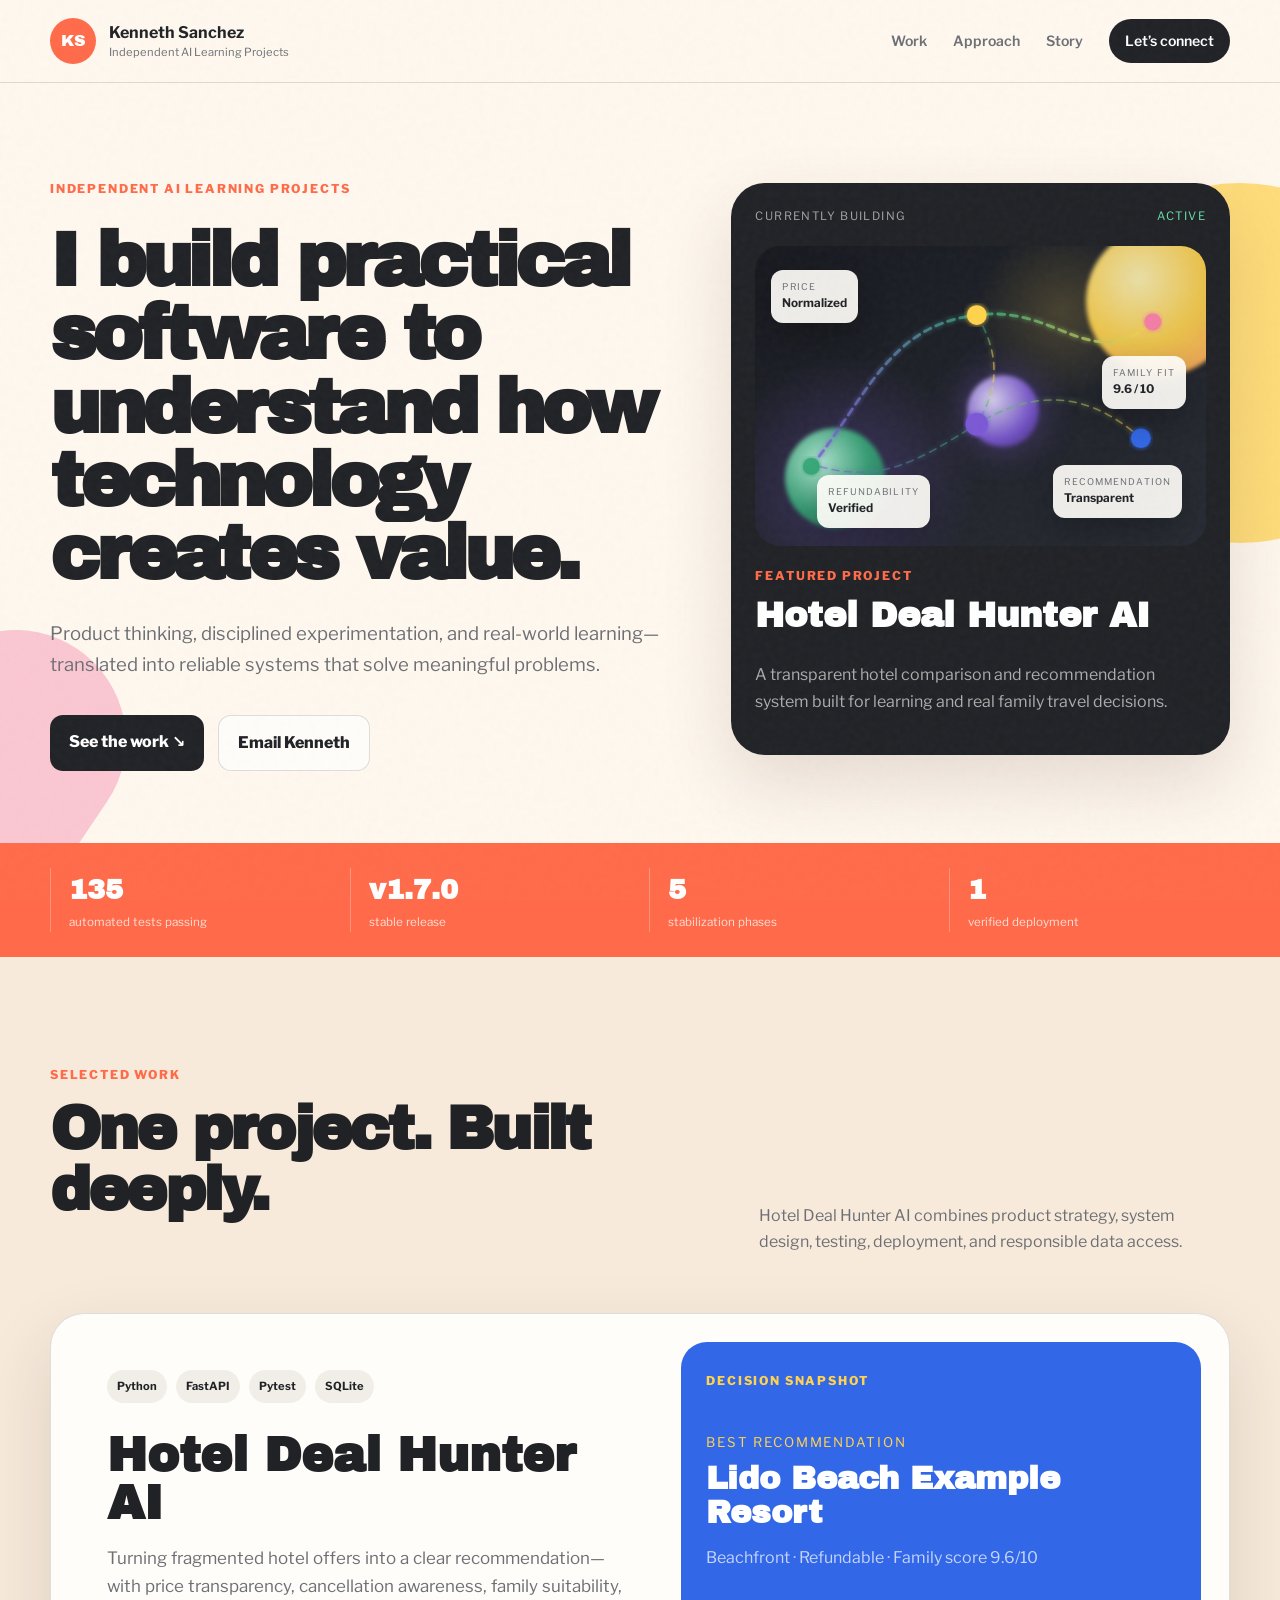
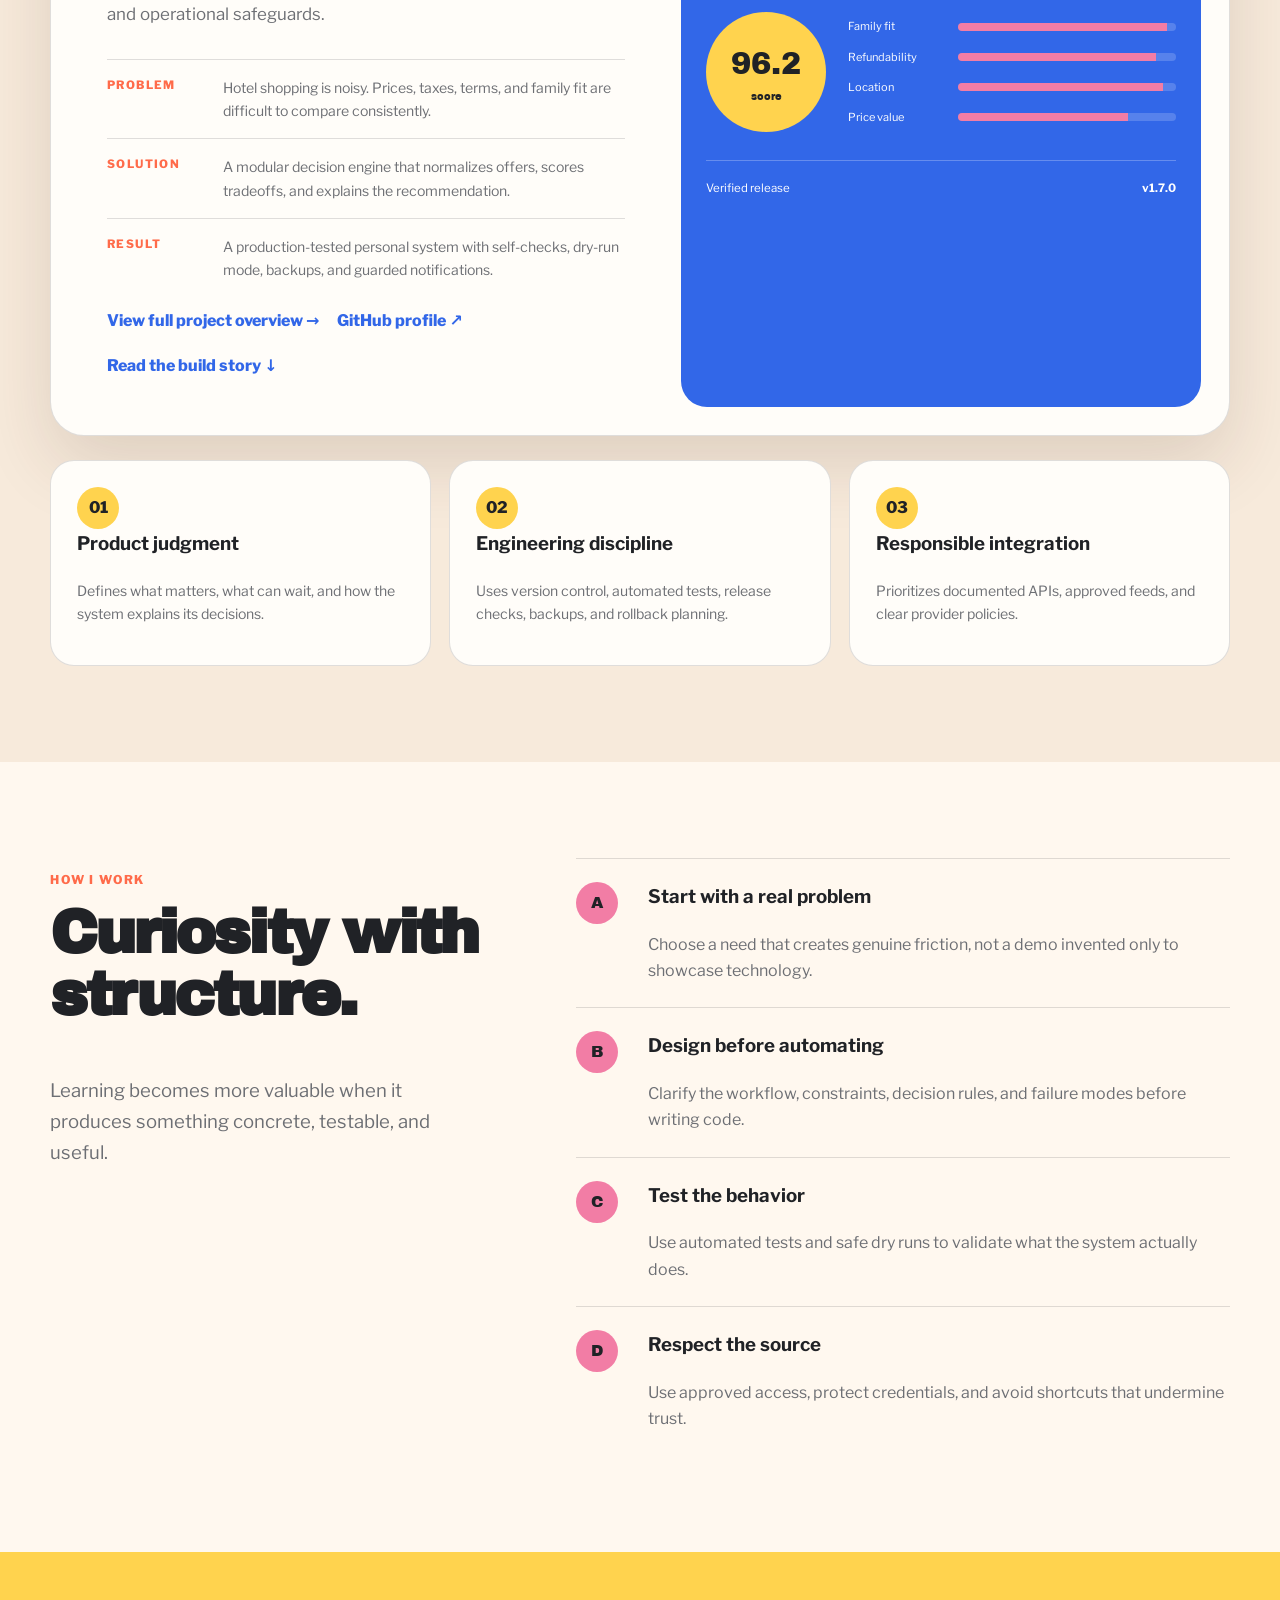
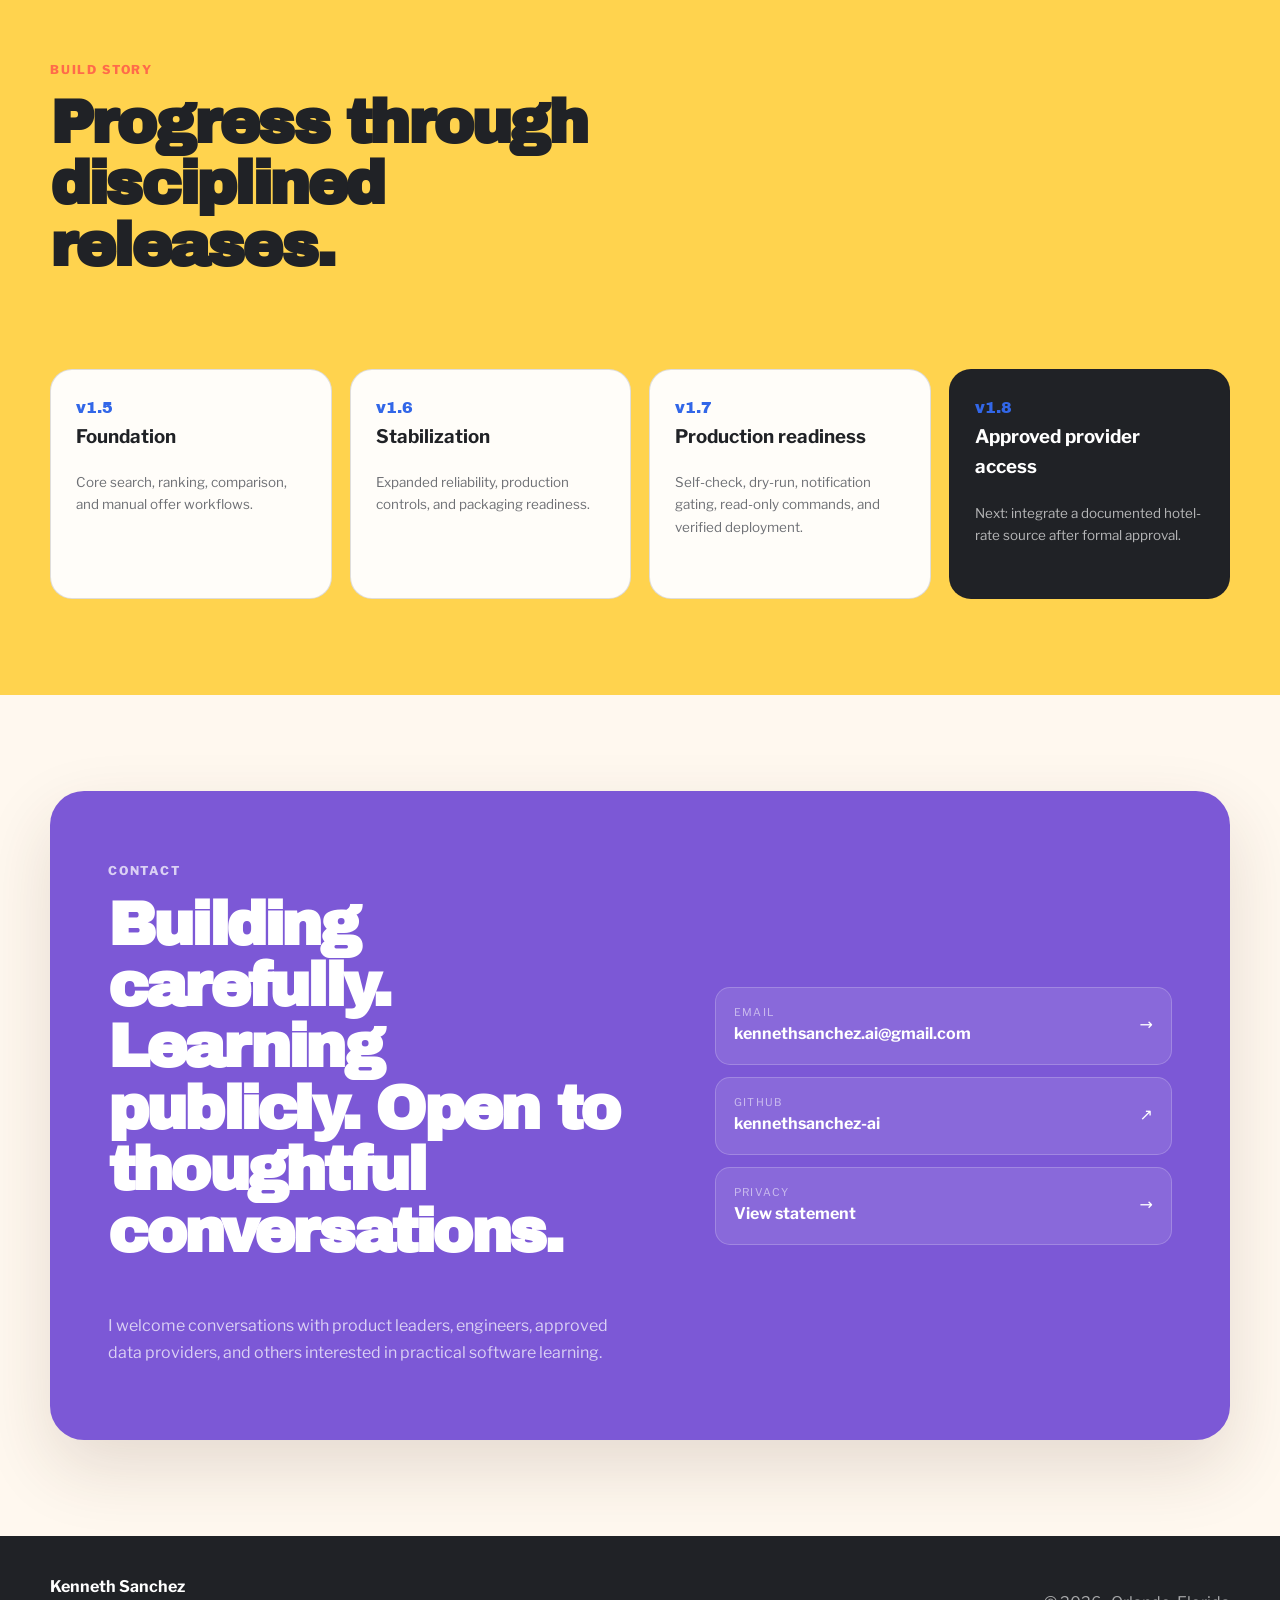
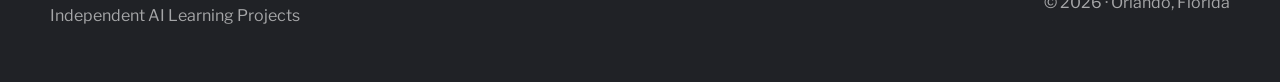
<file: index.html>
<!doctype html><html lang="en"><head><meta charset="utf-8"><meta name="viewport" content="width=device-width,initial-scale=1"><meta name="description" content="Kenneth Sanchez — Independent AI Learning Projects and practical software systems."><meta name="theme-color" content="#ff6b4a"><title>Kenneth Sanchez · Independent AI Learning Projects</title><link rel="preconnect" href="https://fonts.googleapis.com"><link rel="preconnect" href="https://fonts.gstatic.com" crossorigin><link href="https://fonts.googleapis.com/css2?family=Archivo+Black&family=Libre+Franklin:wght@400;500;600;700&display=swap" rel="stylesheet"><link rel="stylesheet" href="styles.css"><script defer src="script.js"></script></head><body><div class="grain"></div><header><div class="wrap nav"><a class="brand" href="#top"><span class="badge">KS</span><span><strong>Kenneth Sanchez</strong><small>Independent AI Learning Projects</small></span></a><nav><a href="#work">Work</a><a href="#approach">Approach</a><a href="#story">Story</a><a class="cta" href="#contact">Let’s connect</a></nav></div></header><main id="top"><section class="hero"><div class="shape s1"></div><div class="shape s2"></div><div class="wrap hero-grid"><div class="reveal"><p class="eyebrow">Independent AI Learning Projects</p><h1>I build practical software to understand how technology creates value.</h1><p class="lead">Product thinking, disciplined experimentation, and real-world learning—translated into reliable systems that solve meaningful problems.</p><div class="actions"><a class="btn dark" href="#work">See the work ↘</a><a class="btn light" href="mailto:kennethsanchez.ai@gmail.com">Email Kenneth</a></div></div><aside class="feature reveal d1"><div class="feature-top"><span>Currently building</span><span class="status">Active</span></div><div class="art crypto-art" aria-label="Transparent hotel comparison and recommendation network"><div class="ethereal-orb orb-a"></div><div class="ethereal-orb orb-b"></div><div class="ethereal-orb orb-c"></div><svg class="network" viewBox="0 0 640 420" role="img" aria-label="Hotel decision network"><defs><linearGradient id="lineGlow" x1="0" x2="1"><stop offset="0%" stop-color="#7c58d6"/><stop offset="50%" stop-color="#38a878"/><stop offset="100%" stop-color="#ffd34e"/></linearGradient><filter id="softGlow"><feGaussianBlur stdDeviation="4" result="blur"/><feMerge><feMergeNode in="blur"/><feMergeNode in="SourceGraphic"/></feMerge></filter></defs><path class="network-line" d="M80 310 C160 210 190 110 315 95 C430 80 475 180 565 105"/><path class="network-line thin" d="M92 310 C180 335 235 300 315 250 C400 198 475 205 548 270"/><path class="network-line thin" d="M315 95 C345 145 350 195 315 250"/><circle cx="80" cy="310" r="12" class="node node-one"/><circle cx="315" cy="95" r="14" class="node node-two"/><circle cx="315" cy="250" r="16" class="node node-three"/><circle cx="565" cy="105" r="12" class="node node-four"/><circle cx="548" cy="270" r="14" class="node node-five"/></svg><div class="signal-card sig-a"><span>PRICE</span><strong>Normalized</strong></div><div class="signal-card sig-b"><span>FAMILY FIT</span><strong>9.6 / 10</strong></div><div class="signal-card sig-c"><span>REFUNDABILITY</span><strong>Verified</strong></div><div class="signal-card sig-d"><span>RECOMMENDATION</span><strong>Transparent</strong></div></div><p class="eyebrow">Featured project</p><h2>Hotel Deal Hunter AI</h2><p>A transparent hotel comparison and recommendation system built for learning and real family travel decisions.</p></aside></div></section><section class="proof"><div class="wrap proof-grid"><article><strong>135</strong><span>automated tests passing</span></article><article><strong>v1.7.0</strong><span>stable release</span></article><article><strong>5</strong><span>stabilization phases</span></article><article><strong>1</strong><span>verified deployment</span></article></div></section><section class="mobile-carousel-wrap" aria-label="Portfolio sections"><div class="mobile-carousel" id="sectionCarousel"><a class="carousel-slide slide-work" href="#work"><span>01</span><strong>Work</strong><small>Hotel Deal Hunter AI</small></a><a class="carousel-slide slide-approach" href="#approach"><span>02</span><strong>Approach</strong><small>Curiosity with structure</small></a><a class="carousel-slide slide-story" href="#story"><span>03</span><strong>Story</strong><small>Progress through releases</small></a><a class="carousel-slide slide-contact" href="#contact"><span>04</span><strong>Let’s connect</strong><small>Start a conversation</small></a></div><div class="carousel-dots" aria-hidden="true"><button class="dot active" data-index="0"></button><button class="dot" data-index="1"></button><button class="dot" data-index="2"></button><button class="dot" data-index="3"></button></div></section><section id="work" class="section cream"><div class="wrap"><div class="section-head reveal"><div><p class="eyebrow">Selected work</p><h2>One project. Built deeply.</h2></div><p>Hotel Deal Hunter AI combines product strategy, system design, testing, deployment, and responsible data access.</p></div><article class="case reveal d1"><div class="case-copy"><div class="tags"><span>Python</span><span>FastAPI</span><span>Pytest</span><span>SQLite</span></div><h3>Hotel Deal Hunter AI</h3><p class="case-lead">Turning fragmented hotel offers into a clear recommendation—with price transparency, cancellation awareness, family suitability, and operational safeguards.</p><div class="details"><div><span>Problem</span><p>Hotel shopping is noisy. Prices, taxes, terms, and family fit are difficult to compare consistently.</p></div><div><span>Solution</span><p>A modular decision engine that normalizes offers, scores tradeoffs, and explains the recommendation.</p></div><div><span>Result</span><p>A production-tested personal system with self-checks, dry-run mode, backups, and guarded notifications.</p></div></div><div class="links"><a href="project.html">View full project overview →</a><a href="https://github.com/kennethsanchez-ai" target="_blank" rel="noopener">GitHub profile ↗</a><a href="#story">Read the build story ↓</a></div></div><div class="visual"><span class="eyebrow inverse">Decision snapshot</span><div class="rec"><small>Best recommendation</small><h4>Lido Beach Example Resort</h4><p>Beachfront · Refundable · Family score 9.6/10</p></div><div class="score-layout"><div class="score">96.2<span>score</span></div><div class="bars"><div><span>Family fit</span><i style="--w:96%"></i></div><div><span>Refundability</span><i style="--w:91%"></i></div><div><span>Location</span><i style="--w:94%"></i></div><div><span>Price value</span><i style="--w:78%"></i></div></div></div><div class="vfoot"><span>Verified release</span><b>v1.7.0</b></div></div></article><div class="cards"><article class="reveal"><span>01</span><h3>Product judgment</h3><p>Defines what matters, what can wait, and how the system explains its decisions.</p></article><article class="reveal d1"><span>02</span><h3>Engineering discipline</h3><p>Uses version control, automated tests, release checks, backups, and rollback planning.</p></article><article class="reveal d2"><span>03</span><h3>Responsible integration</h3><p>Prioritizes documented APIs, approved feeds, and clear provider policies.</p></article></div></div></section><section id="approach" class="section"><div class="wrap approach"><div class="reveal"><p class="eyebrow">How I work</p><h2>Curiosity with structure.</h2><p class="lead">Learning becomes more valuable when it produces something concrete, testable, and useful.</p></div><div class="principles"><article class="reveal"><span>A</span><div><h3>Start with a real problem</h3><p>Choose a need that creates genuine friction, not a demo invented only to showcase technology.</p></div></article><article class="reveal d1"><span>B</span><div><h3>Design before automating</h3><p>Clarify the workflow, constraints, decision rules, and failure modes before writing code.</p></div></article><article class="reveal d2"><span>C</span><div><h3>Test the behavior</h3><p>Use automated tests and safe dry runs to validate what the system actually does.</p></div></article><article class="reveal d3"><span>D</span><div><h3>Respect the source</h3><p>Use approved access, protect credentials, and avoid shortcuts that undermine trust.</p></div></article></div></div></section><section id="story" class="section yellow"><div class="wrap"><div class="section-head reveal"><div><p class="eyebrow">Build story</p><h2>Progress through disciplined releases.</h2></div></div><div class="timeline"><article class="reveal"><span>v1.5</span><h3>Foundation</h3><p>Core search, ranking, comparison, and manual offer workflows.</p></article><article class="reveal d1"><span>v1.6</span><h3>Stabilization</h3><p>Expanded reliability, production controls, and packaging readiness.</p></article><article class="reveal d2"><span>v1.7</span><h3>Production readiness</h3><p>Self-check, dry-run, notification gating, read-only commands, and verified deployment.</p></article><article class="reveal d3 future"><span>v1.8</span><h3>Approved provider access</h3><p>Next: integrate a documented hotel-rate source after formal approval.</p></article></div></div></section><section id="contact" class="section"><div class="wrap contact reveal"><div><p class="eyebrow inverse">Contact</p><h2>Building carefully. Learning publicly. Open to thoughtful conversations.</h2><p>I welcome conversations with product leaders, engineers, approved data providers, and others interested in practical software learning.</p></div><div class="contact-links"><a href="mailto:kennethsanchez.ai@gmail.com"><span>Email</span><strong>kennethsanchez.ai@gmail.com</strong><i>→</i></a><a href="https://github.com/kennethsanchez-ai" target="_blank"><span>GitHub</span><strong>kennethsanchez-ai</strong><i>↗</i></a><a href="privacy.html"><span>Privacy</span><strong>View statement</strong><i>→</i></a></div></div></section></main><footer><div class="wrap footer"><div><strong>Kenneth Sanchez</strong><span>Independent AI Learning Projects</span></div><p>© 2026 · Orlando, Florida</p></div></footer></body></html>
</file>
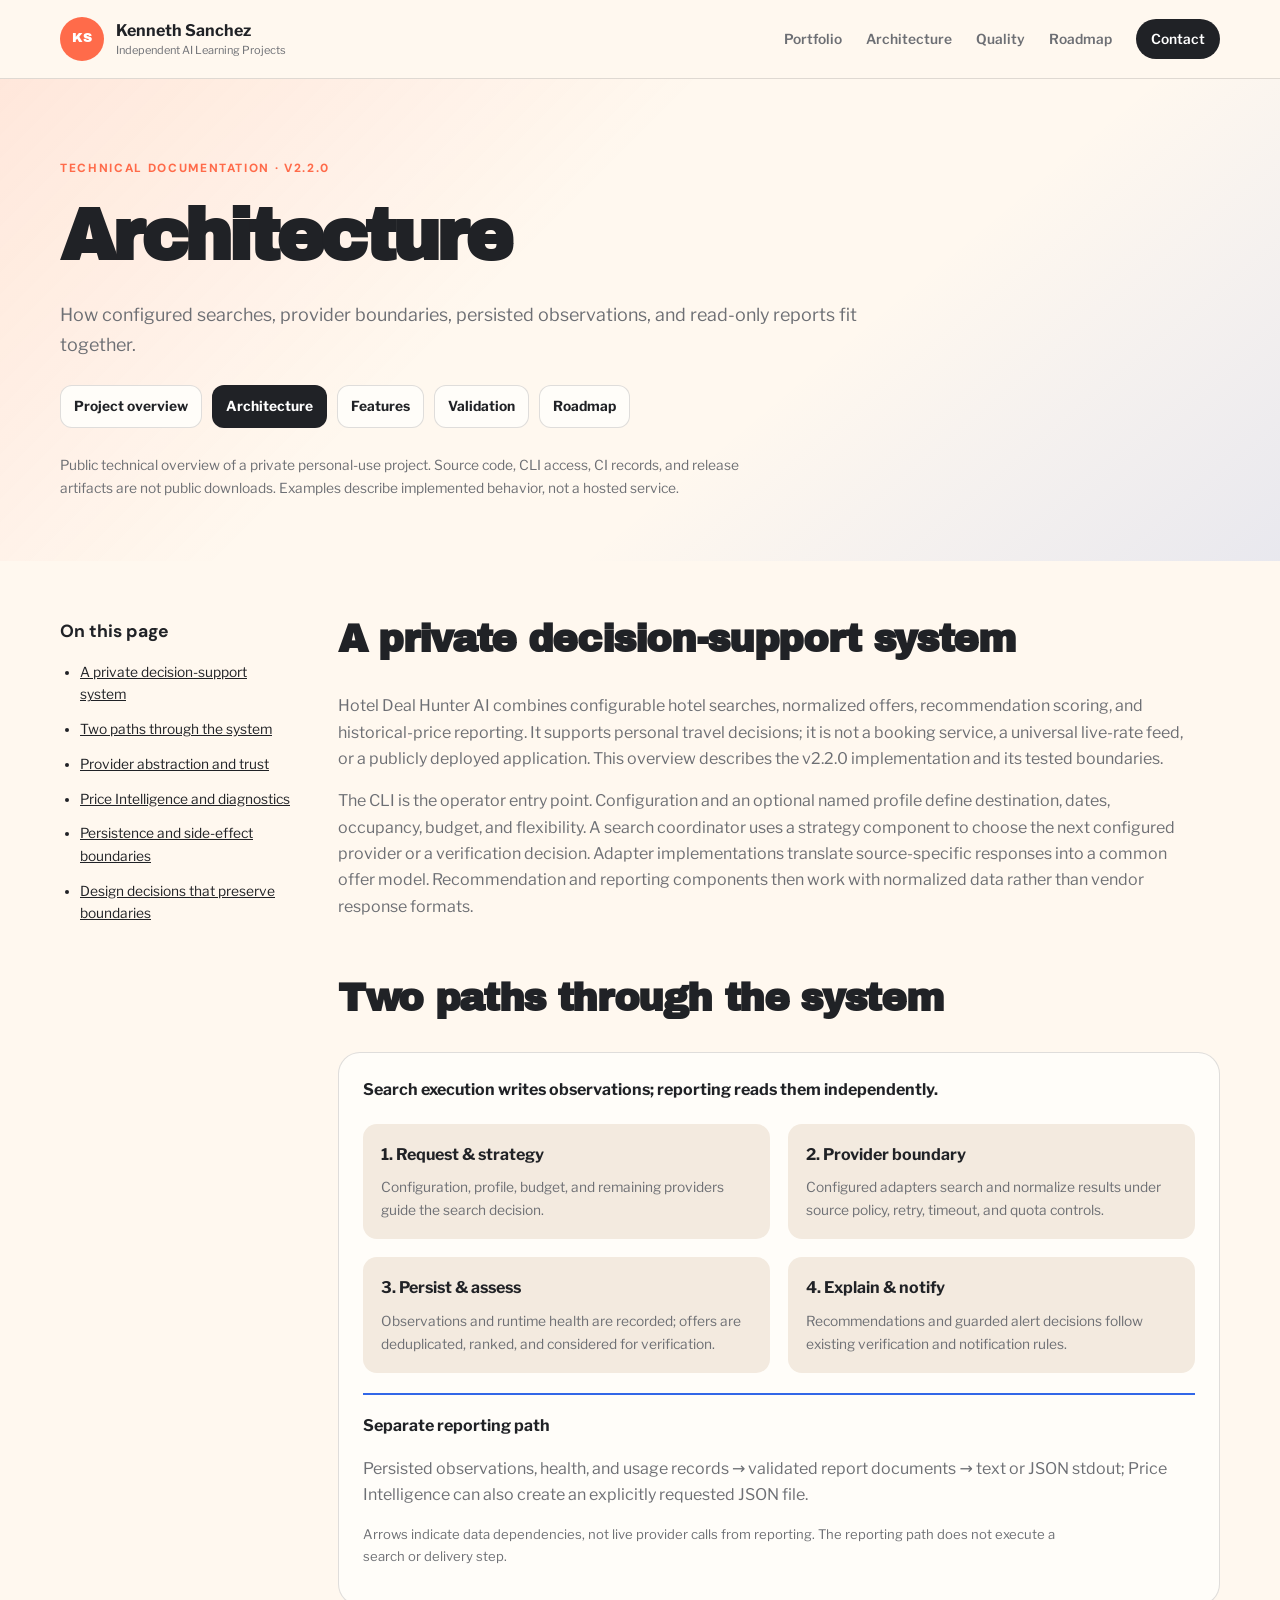
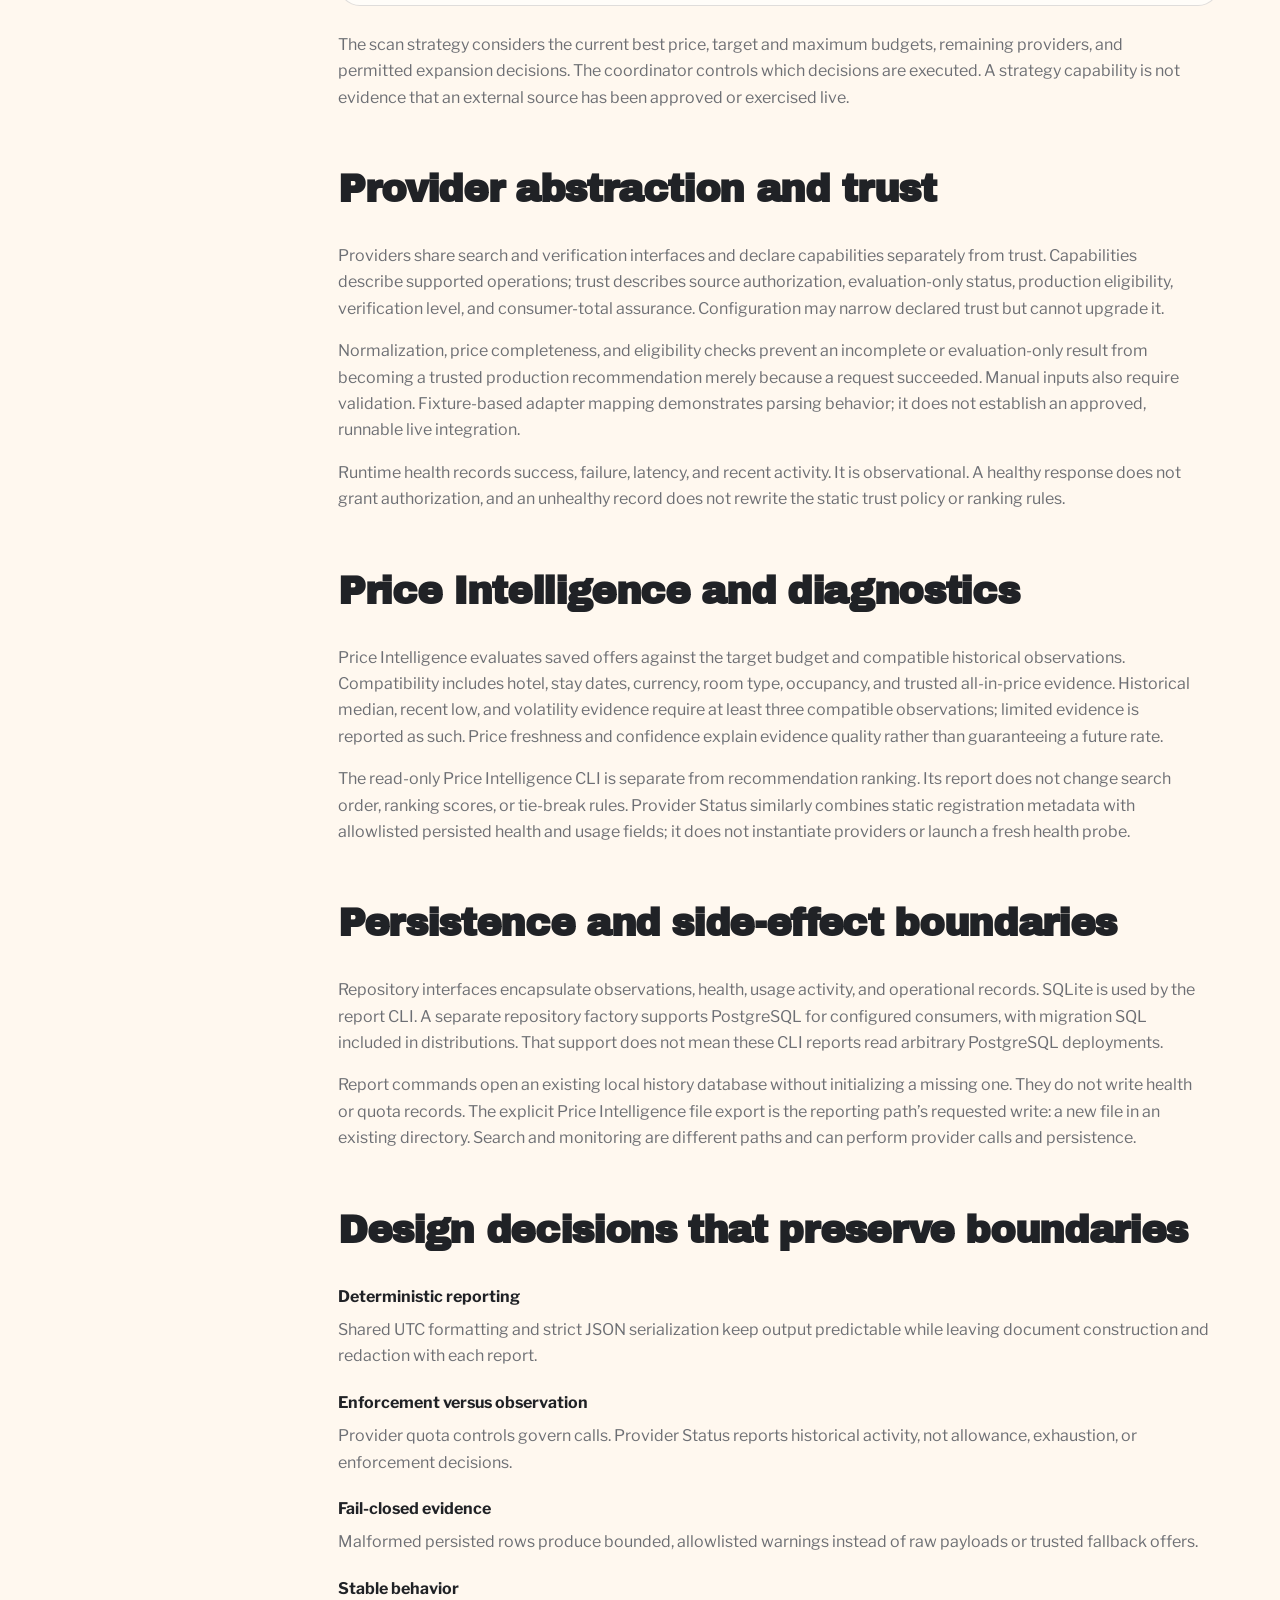
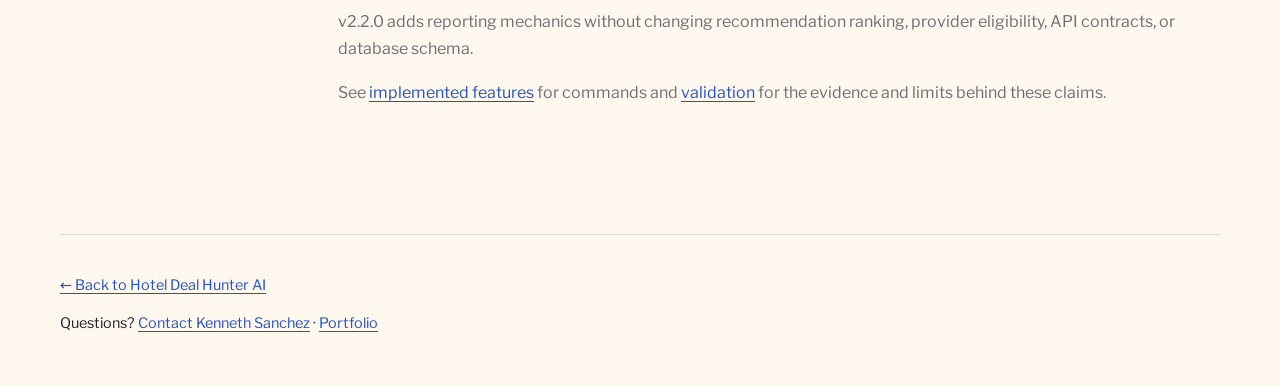
<file: architecture.html>
<!doctype html>
<html lang="en">
<head>
  <meta charset="utf-8">
  <meta name="viewport" content="width=device-width, initial-scale=1">
  <meta name="description" content="How configured searches, provider boundaries, persisted observations, and read-only reports fit together.">
  <meta name="theme-color" content="#3267e8">
  <title>Architecture · Hotel Deal Hunter AI v2.2.0</title>
  <link rel="preconnect" href="https://fonts.googleapis.com">
  <link rel="preconnect" href="https://fonts.gstatic.com" crossorigin>
  <link href="https://fonts.googleapis.com/css2?family=Archivo+Black&family=DM+Sans:wght@400;500;600;700&family=Libre+Franklin:wght@400;500;600;700&display=swap" rel="stylesheet">
  <link rel="stylesheet" href="project.css">
</head>
<body class="docs-page">
  <a class="skip-link" href="#main-content">Skip to content</a>
<header class="site-header">
    <div class="container nav">
      <a class="brand" href="index.html">
        <span class="badge">KS</span>
        <span><strong>Kenneth Sanchez</strong><small>Independent AI Learning Projects</small></span>
      </a>
      <nav>
        <a href="index.html#work">Portfolio</a>
        <a href="project.html#architecture">Architecture</a>
        <a href="project.html#quality">Quality</a>
        <a href="project.html#roadmap">Roadmap</a>
        <a class="cta" href="mailto:kennethsanchez.ai@gmail.com">Contact</a>
      </nav>
    </div>
  </header>
  <main id="main-content" tabindex="-1">
    <section class="hero doc-hero">
      <div class="container">
        <p class="eyebrow">Technical documentation · v2.2.0</p>
        <h1>Architecture</h1><p class="lead">How configured searches, provider boundaries, persisted observations, and read-only reports fit together.</p>
        <div class="doc-links" role="navigation" aria-label="Technical documentation"><a href="project.html">Project overview</a><a href="architecture.html" aria-current="page">Architecture</a><a href="features.html">Features</a><a href="validation.html">Validation</a><a href="roadmap.html">Roadmap</a></div>
        <p class="doc-note">Public technical overview of a private personal-use project. Source code, CLI access, CI records, and release artifacts are not public downloads. Examples describe implemented behavior, not a hosted service.</p>
      </div>
    </section>
    <div class="container doc-layout">
      <aside class="doc-contents" aria-label="On this page"><h2>On this page</h2><ul class="doc-toc"><li><a href="#overview">A private decision-support system</a></li><li><a href="#flow">Two paths through the system</a></li><li><a href="#providers">Provider abstraction and trust</a></li><li><a href="#intelligence">Price Intelligence and diagnostics</a></li><li><a href="#persistence">Persistence and side-effect boundaries</a></li><li><a href="#decisions">Design decisions that preserve boundaries</a></li></ul></aside>
      <div class="doc-body"><section id="overview" class="doc-section" aria-labelledby="overview-title"><h2 id="overview-title">A private decision-support system</h2><p>Hotel Deal Hunter AI combines configurable hotel searches, normalized offers, recommendation scoring, and historical-price reporting. It supports personal travel decisions; it is not a booking service, a universal live-rate feed, or a publicly deployed application. This overview describes the v2.2.0 implementation and its tested boundaries.</p><p>The CLI is the operator entry point. Configuration and an optional named profile define destination, dates, occupancy, budget, and flexibility. A search coordinator uses a strategy component to choose the next configured provider or a verification decision. Adapter implementations translate source-specific responses into a common offer model. Recommendation and reporting components then work with normalized data rather than vendor response formats.</p></section>
<section id="flow" class="doc-section" aria-labelledby="flow-title"><h2 id="flow-title">Two paths through the system</h2><figure class="doc-diagram"><figcaption>Search execution writes observations; reporting reads them independently.</figcaption><ol class="doc-flow"><li><strong>1. Request &amp; strategy</strong><span>Configuration, profile, budget, and remaining providers guide the search decision.</span></li><li><strong>2. Provider boundary</strong><span>Configured adapters search and normalize results under source policy, retry, timeout, and quota controls.</span></li><li><strong>3. Persist &amp; assess</strong><span>Observations and runtime health are recorded; offers are deduplicated, ranked, and considered for verification.</span></li><li><strong>4. Explain &amp; notify</strong><span>Recommendations and guarded alert decisions follow existing verification and notification rules.</span></li></ol><div class="doc-report-path"><strong>Separate reporting path</strong><p>Persisted observations, health, and usage records → validated report documents → text or JSON stdout; Price Intelligence can also create an explicitly requested JSON file.</p></div><p class="doc-caption">Arrows indicate data dependencies, not live provider calls from reporting. The reporting path does not execute a search or delivery step.</p></figure><p>The scan strategy considers the current best price, target and maximum budgets, remaining providers, and permitted expansion decisions. The coordinator controls which decisions are executed. A strategy capability is not evidence that an external source has been approved or exercised live.</p></section>
<section id="providers" class="doc-section" aria-labelledby="providers-title"><h2 id="providers-title">Provider abstraction and trust</h2><p>Providers share search and verification interfaces and declare capabilities separately from trust. Capabilities describe supported operations; trust describes source authorization, evaluation-only status, production eligibility, verification level, and consumer-total assurance. Configuration may narrow declared trust but cannot upgrade it.</p><p>Normalization, price completeness, and eligibility checks prevent an incomplete or evaluation-only result from becoming a trusted production recommendation merely because a request succeeded. Manual inputs also require validation. Fixture-based adapter mapping demonstrates parsing behavior; it does not establish an approved, runnable live integration.</p><p>Runtime health records success, failure, latency, and recent activity. It is observational. A healthy response does not grant authorization, and an unhealthy record does not rewrite the static trust policy or ranking rules.</p></section>
<section id="intelligence" class="doc-section" aria-labelledby="intelligence-title"><h2 id="intelligence-title">Price Intelligence and diagnostics</h2><p>Price Intelligence evaluates saved offers against the target budget and compatible historical observations. Compatibility includes hotel, stay dates, currency, room type, occupancy, and trusted all-in-price evidence. Historical median, recent low, and volatility evidence require at least three compatible observations; limited evidence is reported as such. Price freshness and confidence explain evidence quality rather than guaranteeing a future rate.</p><p>The read-only Price Intelligence CLI is separate from recommendation ranking. Its report does not change search order, ranking scores, or tie-break rules. Provider Status similarly combines static registration metadata with allowlisted persisted health and usage fields; it does not instantiate providers or launch a fresh health probe.</p></section>
<section id="persistence" class="doc-section" aria-labelledby="persistence-title"><h2 id="persistence-title">Persistence and side-effect boundaries</h2><p>Repository interfaces encapsulate observations, health, usage activity, and operational records. SQLite is used by the report CLI. A separate repository factory supports PostgreSQL for configured consumers, with migration SQL included in distributions. That support does not mean these CLI reports read arbitrary PostgreSQL deployments.</p><p>Report commands open an existing local history database without initializing a missing one. They do not write health or quota records. The explicit Price Intelligence file export is the reporting path’s requested write: a new file in an existing directory. Search and monitoring are different paths and can perform provider calls and persistence.</p></section>
<section id="decisions" class="doc-section" aria-labelledby="decisions-title"><h2 id="decisions-title">Design decisions that preserve boundaries</h2><dl class="doc-definitions"><dt>Deterministic reporting</dt><dd>Shared UTC formatting and strict JSON serialization keep output predictable while leaving document construction and redaction with each report.</dd><dt>Enforcement versus observation</dt><dd>Provider quota controls govern calls. Provider Status reports historical activity, not allowance, exhaustion, or enforcement decisions.</dd><dt>Fail-closed evidence</dt><dd>Malformed persisted rows produce bounded, allowlisted warnings instead of raw payloads or trusted fallback offers.</dd><dt>Stable behavior</dt><dd>v2.2.0 adds reporting mechanics without changing recommendation ranking, provider eligibility, API contracts, or database schema.</dd></dl><p>See <a href="features.html">implemented features</a> for commands and <a href="validation.html">validation</a> for the evidence and limits behind these claims.</p></section></div>
    </div>
  </main>
  <footer class="container doc-footer">
    <p><a href="project.html">← Back to Hotel Deal Hunter AI</a></p>
    <p>Questions? <a href="mailto:kennethsanchez.ai@gmail.com">Contact Kenneth Sanchez</a> · <a href="index.html#work">Portfolio</a></p>
  </footer>
</body>
</html>
</file>
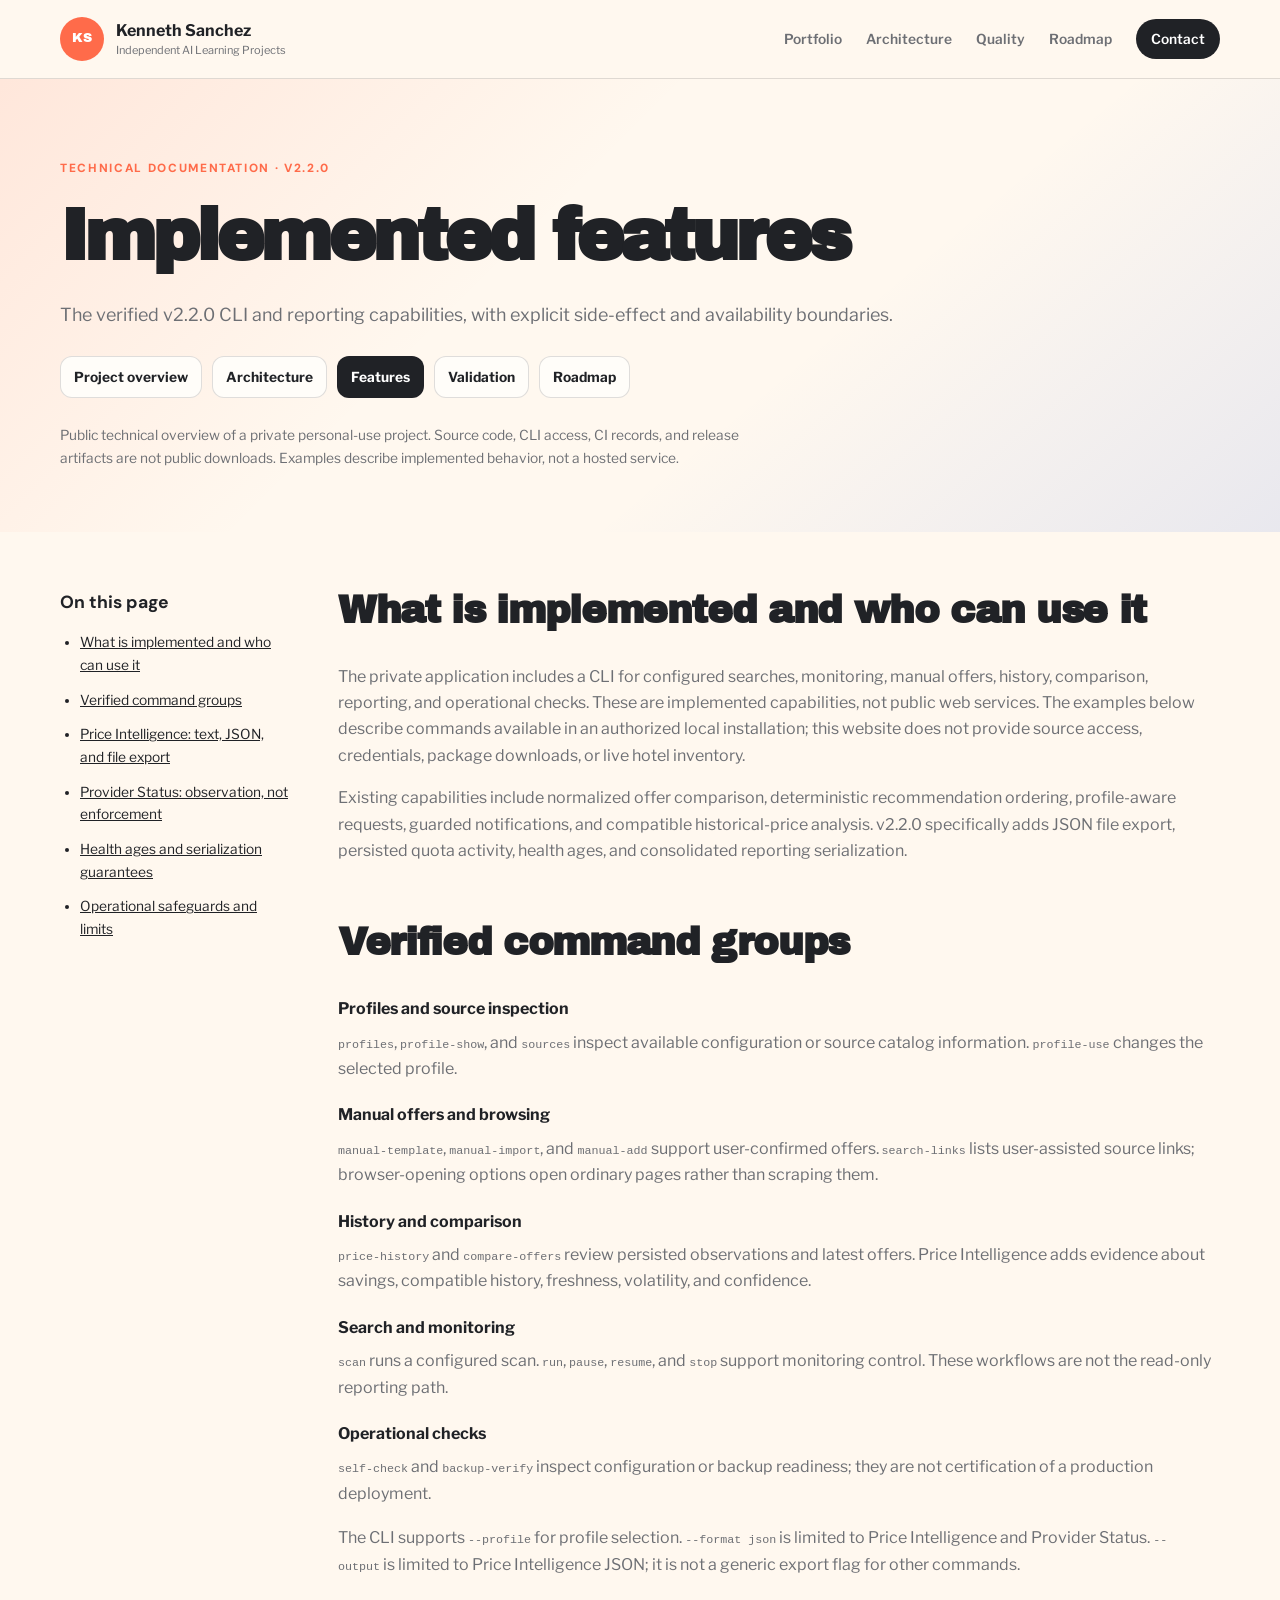
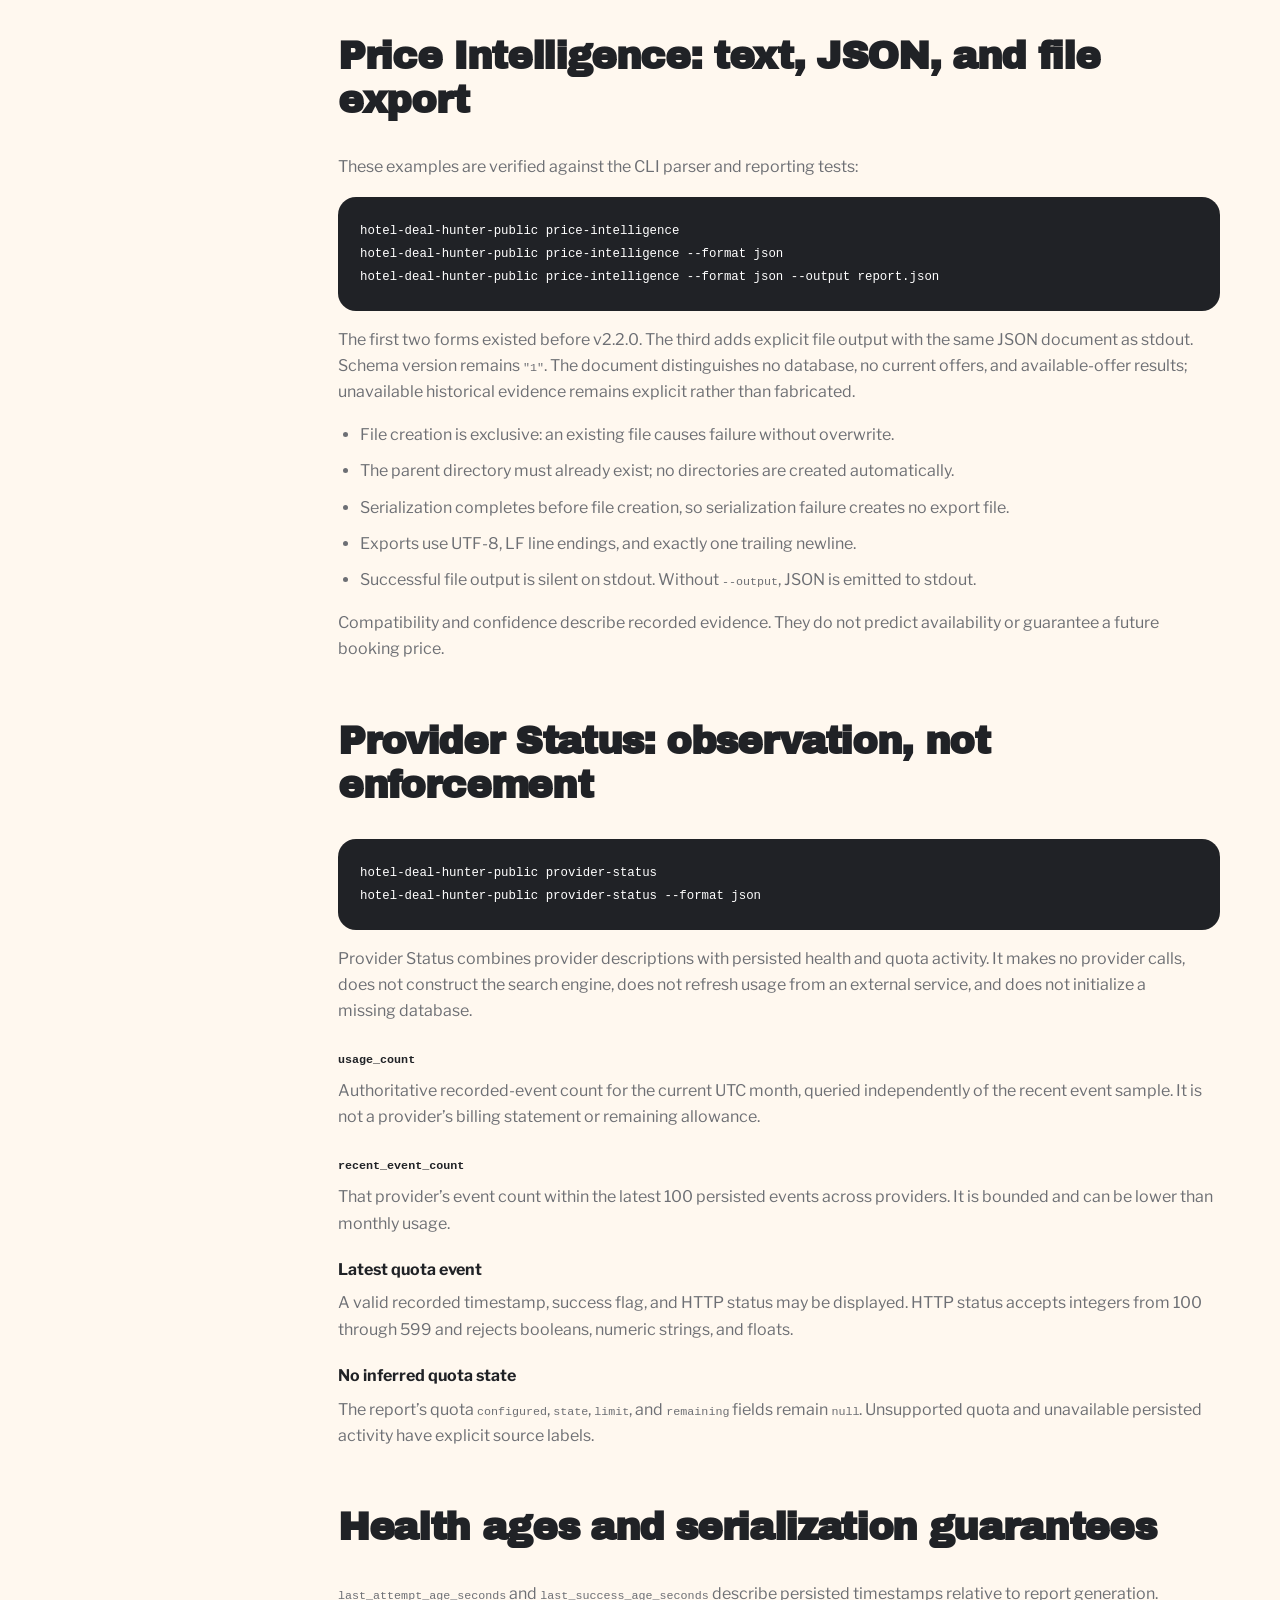
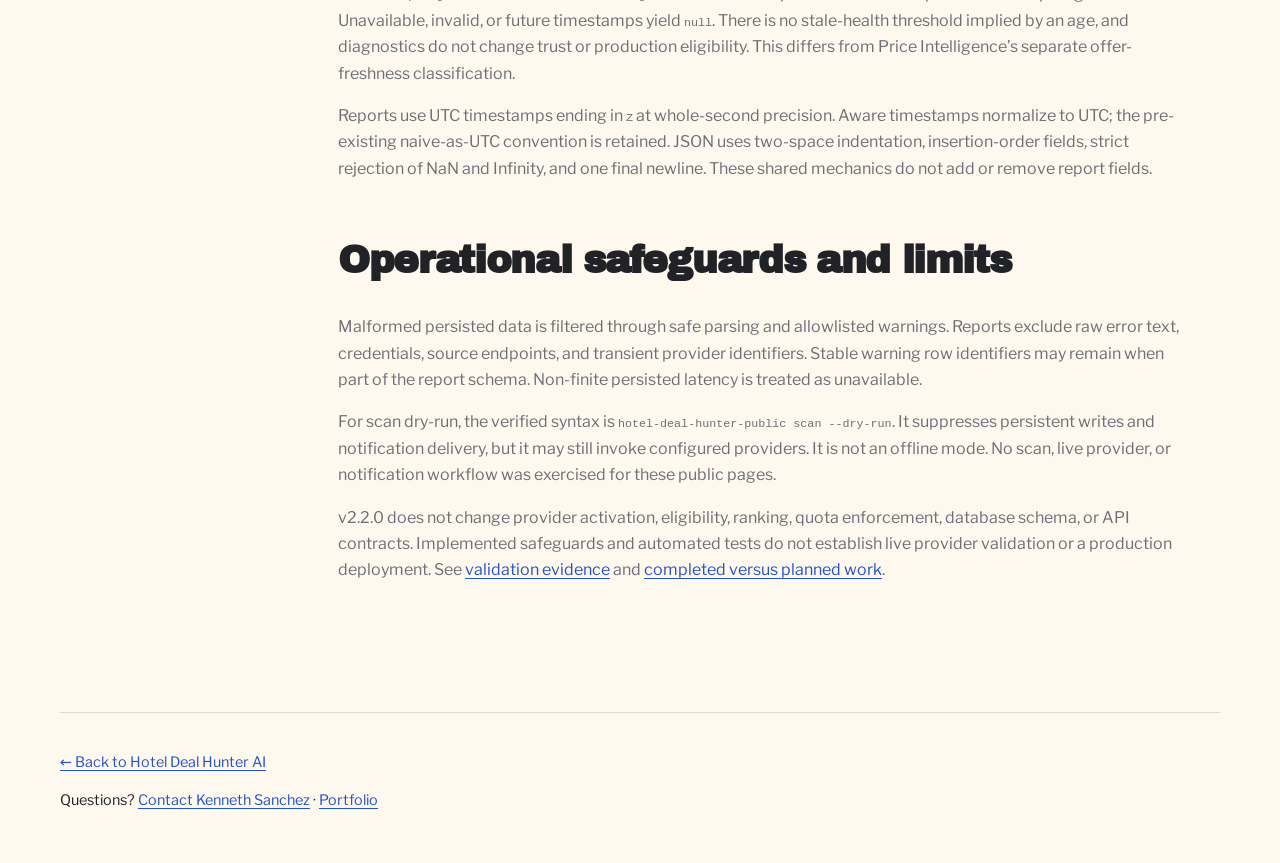
<file: features.html>
<!doctype html>
<html lang="en">
<head>
  <meta charset="utf-8">
  <meta name="viewport" content="width=device-width, initial-scale=1">
  <meta name="description" content="The verified v2.2.0 CLI and reporting capabilities, with explicit side-effect and availability boundaries.">
  <meta name="theme-color" content="#3267e8">
  <title>Implemented features · Hotel Deal Hunter AI v2.2.0</title>
  <link rel="preconnect" href="https://fonts.googleapis.com">
  <link rel="preconnect" href="https://fonts.gstatic.com" crossorigin>
  <link href="https://fonts.googleapis.com/css2?family=Archivo+Black&family=DM+Sans:wght@400;500;600;700&family=Libre+Franklin:wght@400;500;600;700&display=swap" rel="stylesheet">
  <link rel="stylesheet" href="project.css">
</head>
<body class="docs-page">
  <a class="skip-link" href="#main-content">Skip to content</a>
<header class="site-header">
    <div class="container nav">
      <a class="brand" href="index.html">
        <span class="badge">KS</span>
        <span><strong>Kenneth Sanchez</strong><small>Independent AI Learning Projects</small></span>
      </a>
      <nav>
        <a href="index.html#work">Portfolio</a>
        <a href="project.html#architecture">Architecture</a>
        <a href="project.html#quality">Quality</a>
        <a href="project.html#roadmap">Roadmap</a>
        <a class="cta" href="mailto:kennethsanchez.ai@gmail.com">Contact</a>
      </nav>
    </div>
  </header>
  <main id="main-content" tabindex="-1">
    <section class="hero doc-hero">
      <div class="container">
        <p class="eyebrow">Technical documentation · v2.2.0</p>
        <h1>Implemented features</h1><p class="lead">The verified v2.2.0 CLI and reporting capabilities, with explicit side-effect and availability boundaries.</p>
        <div class="doc-links" role="navigation" aria-label="Technical documentation"><a href="project.html">Project overview</a><a href="architecture.html">Architecture</a><a href="features.html" aria-current="page">Features</a><a href="validation.html">Validation</a><a href="roadmap.html">Roadmap</a></div>
        <p class="doc-note">Public technical overview of a private personal-use project. Source code, CLI access, CI records, and release artifacts are not public downloads. Examples describe implemented behavior, not a hosted service.</p>
      </div>
    </section>
    <div class="container doc-layout">
      <aside class="doc-contents" aria-label="On this page"><h2>On this page</h2><ul class="doc-toc"><li><a href="#scope">What is implemented and who can use it</a></li><li><a href="#cli">Verified command groups</a></li><li><a href="#price">Price Intelligence: text, JSON, and file export</a></li><li><a href="#status">Provider Status: observation, not enforcement</a></li><li><a href="#health">Health ages and serialization guarantees</a></li><li><a href="#safety">Operational safeguards and limits</a></li></ul></aside>
      <div class="doc-body"><section id="scope" class="doc-section" aria-labelledby="scope-title"><h2 id="scope-title">What is implemented and who can use it</h2><p>The private application includes a CLI for configured searches, monitoring, manual offers, history, comparison, reporting, and operational checks. These are implemented capabilities, not public web services. The examples below describe commands available in an authorized local installation; this website does not provide source access, credentials, package downloads, or live hotel inventory.</p><p>Existing capabilities include normalized offer comparison, deterministic recommendation ordering, profile-aware requests, guarded notifications, and compatible historical-price analysis. v2.2.0 specifically adds JSON file export, persisted quota activity, health ages, and consolidated reporting serialization.</p></section>
<section id="cli" class="doc-section" aria-labelledby="cli-title"><h2 id="cli-title">Verified command groups</h2><dl class="doc-definitions"><dt>Profiles and source inspection</dt><dd><code>profiles</code>, <code>profile-show</code>, and <code>sources</code> inspect available configuration or source catalog information. <code>profile-use</code> changes the selected profile.</dd><dt>Manual offers and browsing</dt><dd><code>manual-template</code>, <code>manual-import</code>, and <code>manual-add</code> support user-confirmed offers. <code>search-links</code> lists user-assisted source links; browser-opening options open ordinary pages rather than scraping them.</dd><dt>History and comparison</dt><dd><code>price-history</code> and <code>compare-offers</code> review persisted observations and latest offers. Price Intelligence adds evidence about savings, compatible history, freshness, volatility, and confidence.</dd><dt>Search and monitoring</dt><dd><code>scan</code> runs a configured scan. <code>run</code>, <code>pause</code>, <code>resume</code>, and <code>stop</code> support monitoring control. These workflows are not the read-only reporting path.</dd><dt>Operational checks</dt><dd><code>self-check</code> and <code>backup-verify</code> inspect configuration or backup readiness; they are not certification of a production deployment.</dd></dl><p>The CLI supports <code>--profile</code> for profile selection. <code>--format json</code> is limited to Price Intelligence and Provider Status. <code>--output</code> is limited to Price Intelligence JSON; it is not a generic export flag for other commands.</p></section>
<section id="price" class="doc-section" aria-labelledby="price-title"><h2 id="price-title">Price Intelligence: text, JSON, and file export</h2><p>These examples are verified against the CLI parser and reporting tests:</p><pre><code>hotel-deal-hunter-public price-intelligence
hotel-deal-hunter-public price-intelligence --format json
hotel-deal-hunter-public price-intelligence --format json --output report.json</code></pre><p>The first two forms existed before v2.2.0. The third adds explicit file output with the same JSON document as stdout. Schema version remains <code>"1"</code>. The document distinguishes no database, no current offers, and available-offer results; unavailable historical evidence remains explicit rather than fabricated.</p><ul><li>File creation is exclusive: an existing file causes failure without overwrite.</li><li>The parent directory must already exist; no directories are created automatically.</li><li>Serialization completes before file creation, so serialization failure creates no export file.</li><li>Exports use UTF-8, LF line endings, and exactly one trailing newline.</li><li>Successful file output is silent on stdout. Without <code>--output</code>, JSON is emitted to stdout.</li></ul><p>Compatibility and confidence describe recorded evidence. They do not predict availability or guarantee a future booking price.</p></section>
<section id="status" class="doc-section" aria-labelledby="status-title"><h2 id="status-title">Provider Status: observation, not enforcement</h2><pre><code>hotel-deal-hunter-public provider-status
hotel-deal-hunter-public provider-status --format json</code></pre><p>Provider Status combines provider descriptions with persisted health and quota activity. It makes no provider calls, does not construct the search engine, does not refresh usage from an external service, and does not initialize a missing database.</p><dl class="doc-definitions"><dt><code>usage_count</code></dt><dd>Authoritative recorded-event count for the current UTC month, queried independently of the recent event sample. It is not a provider’s billing statement or remaining allowance.</dd><dt><code>recent_event_count</code></dt><dd>That provider’s event count within the latest 100 persisted events across providers. It is bounded and can be lower than monthly usage.</dd><dt>Latest quota event</dt><dd>A valid recorded timestamp, success flag, and HTTP status may be displayed. HTTP status accepts integers from 100 through 599 and rejects booleans, numeric strings, and floats.</dd><dt>No inferred quota state</dt><dd>The report’s quota <code>configured</code>, <code>state</code>, <code>limit</code>, and <code>remaining</code> fields remain <code>null</code>. Unsupported quota and unavailable persisted activity have explicit source labels.</dd></dl></section>
<section id="health" class="doc-section" aria-labelledby="health-title"><h2 id="health-title">Health ages and serialization guarantees</h2><p><code>last_attempt_age_seconds</code> and <code>last_success_age_seconds</code> describe persisted timestamps relative to report generation. Unavailable, invalid, or future timestamps yield <code>null</code>. There is no stale-health threshold implied by an age, and diagnostics do not change trust or production eligibility. This differs from Price Intelligence’s separate offer-freshness classification.</p><p>Reports use UTC timestamps ending in <code>Z</code> at whole-second precision. Aware timestamps normalize to UTC; the pre-existing naive-as-UTC convention is retained. JSON uses two-space indentation, insertion-order fields, strict rejection of NaN and Infinity, and one final newline. These shared mechanics do not add or remove report fields.</p></section>
<section id="safety" class="doc-section" aria-labelledby="safety-title"><h2 id="safety-title">Operational safeguards and limits</h2><p>Malformed persisted data is filtered through safe parsing and allowlisted warnings. Reports exclude raw error text, credentials, source endpoints, and transient provider identifiers. Stable warning row identifiers may remain when part of the report schema. Non-finite persisted latency is treated as unavailable.</p><p>For scan dry-run, the verified syntax is <code>hotel-deal-hunter-public scan --dry-run</code>. It suppresses persistent writes and notification delivery, but it may still invoke configured providers. It is not an offline mode. No scan, live provider, or notification workflow was exercised for these public pages.</p><p>v2.2.0 does not change provider activation, eligibility, ranking, quota enforcement, database schema, or API contracts. Implemented safeguards and automated tests do not establish live provider validation or a production deployment. See <a href="validation.html">validation evidence</a> and <a href="roadmap.html">completed versus planned work</a>.</p></section></div>
    </div>
  </main>
  <footer class="container doc-footer">
    <p><a href="project.html">← Back to Hotel Deal Hunter AI</a></p>
    <p>Questions? <a href="mailto:kennethsanchez.ai@gmail.com">Contact Kenneth Sanchez</a> · <a href="index.html#work">Portfolio</a></p>
  </footer>
</body>
</html>
</file>
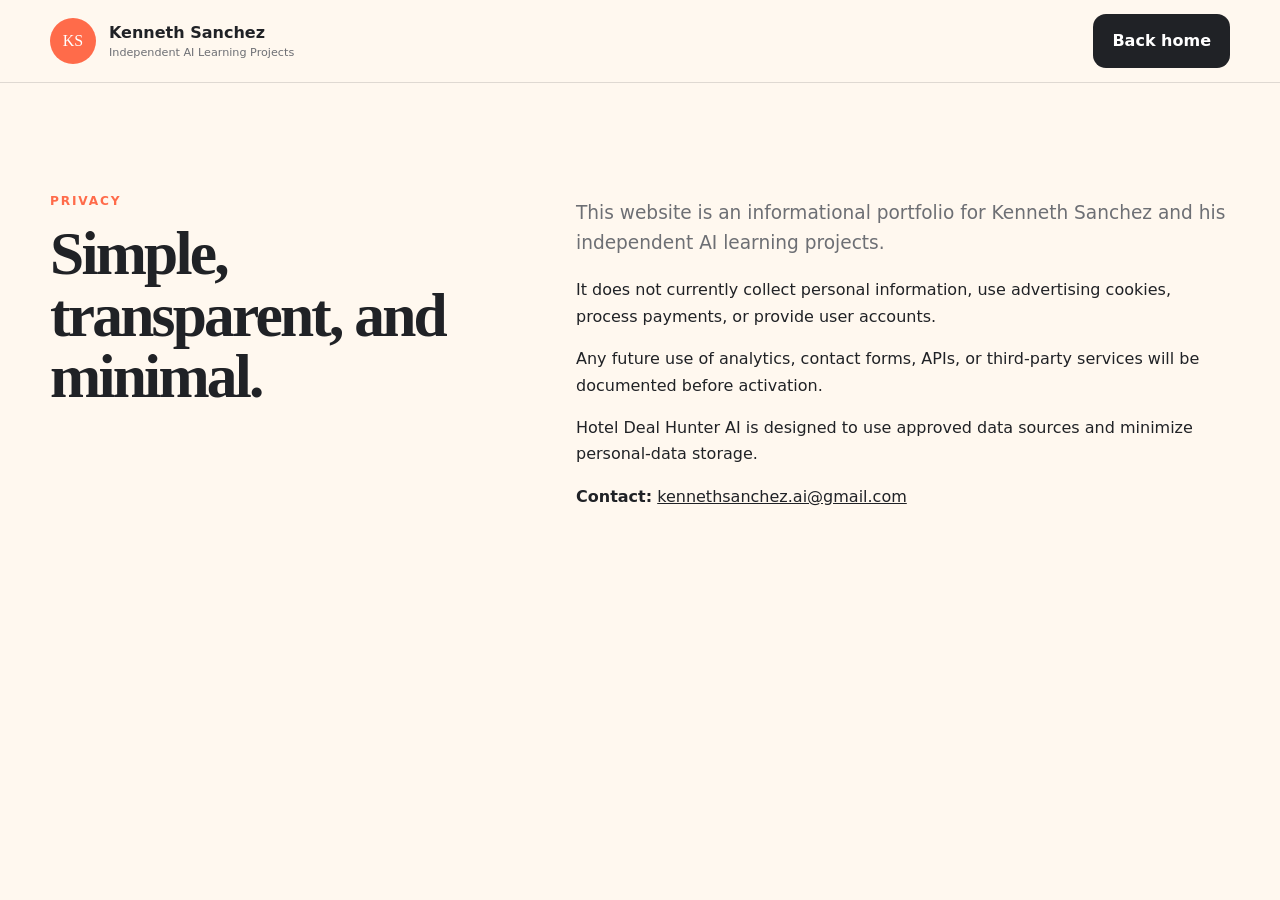
<file: privacy.html>
<!doctype html><html lang="en"><head><meta charset="utf-8"><meta name="viewport" content="width=device-width,initial-scale=1"><title>Privacy · Kenneth Sanchez</title><link rel="stylesheet" href="styles.css"><script defer src="script.js"></script></head><body><header><div class="wrap nav"><a class="brand" href="index.html"><span class="badge">KS</span><span><strong>Kenneth Sanchez</strong><small>Independent AI Learning Projects</small></span></a><a class="btn dark" href="index.html">Back home</a></div></header><main class="section"><div class="wrap approach"><div class="reveal"><p class="eyebrow">Privacy</p><h2>Simple, transparent, and minimal.</h2></div><div class="reveal d1"><p class="lead">This website is an informational portfolio for Kenneth Sanchez and his independent AI learning projects.</p><p>It does not currently collect personal information, use advertising cookies, process payments, or provide user accounts.</p><p>Any future use of analytics, contact forms, APIs, or third-party services will be documented before activation.</p><p>Hotel Deal Hunter AI is designed to use approved data sources and minimize personal-data storage.</p><p><strong>Contact:</strong> <a href="mailto:kennethsanchez.ai@gmail.com">kennethsanchez.ai@gmail.com</a></p></div></div></main></body></html>
</file>
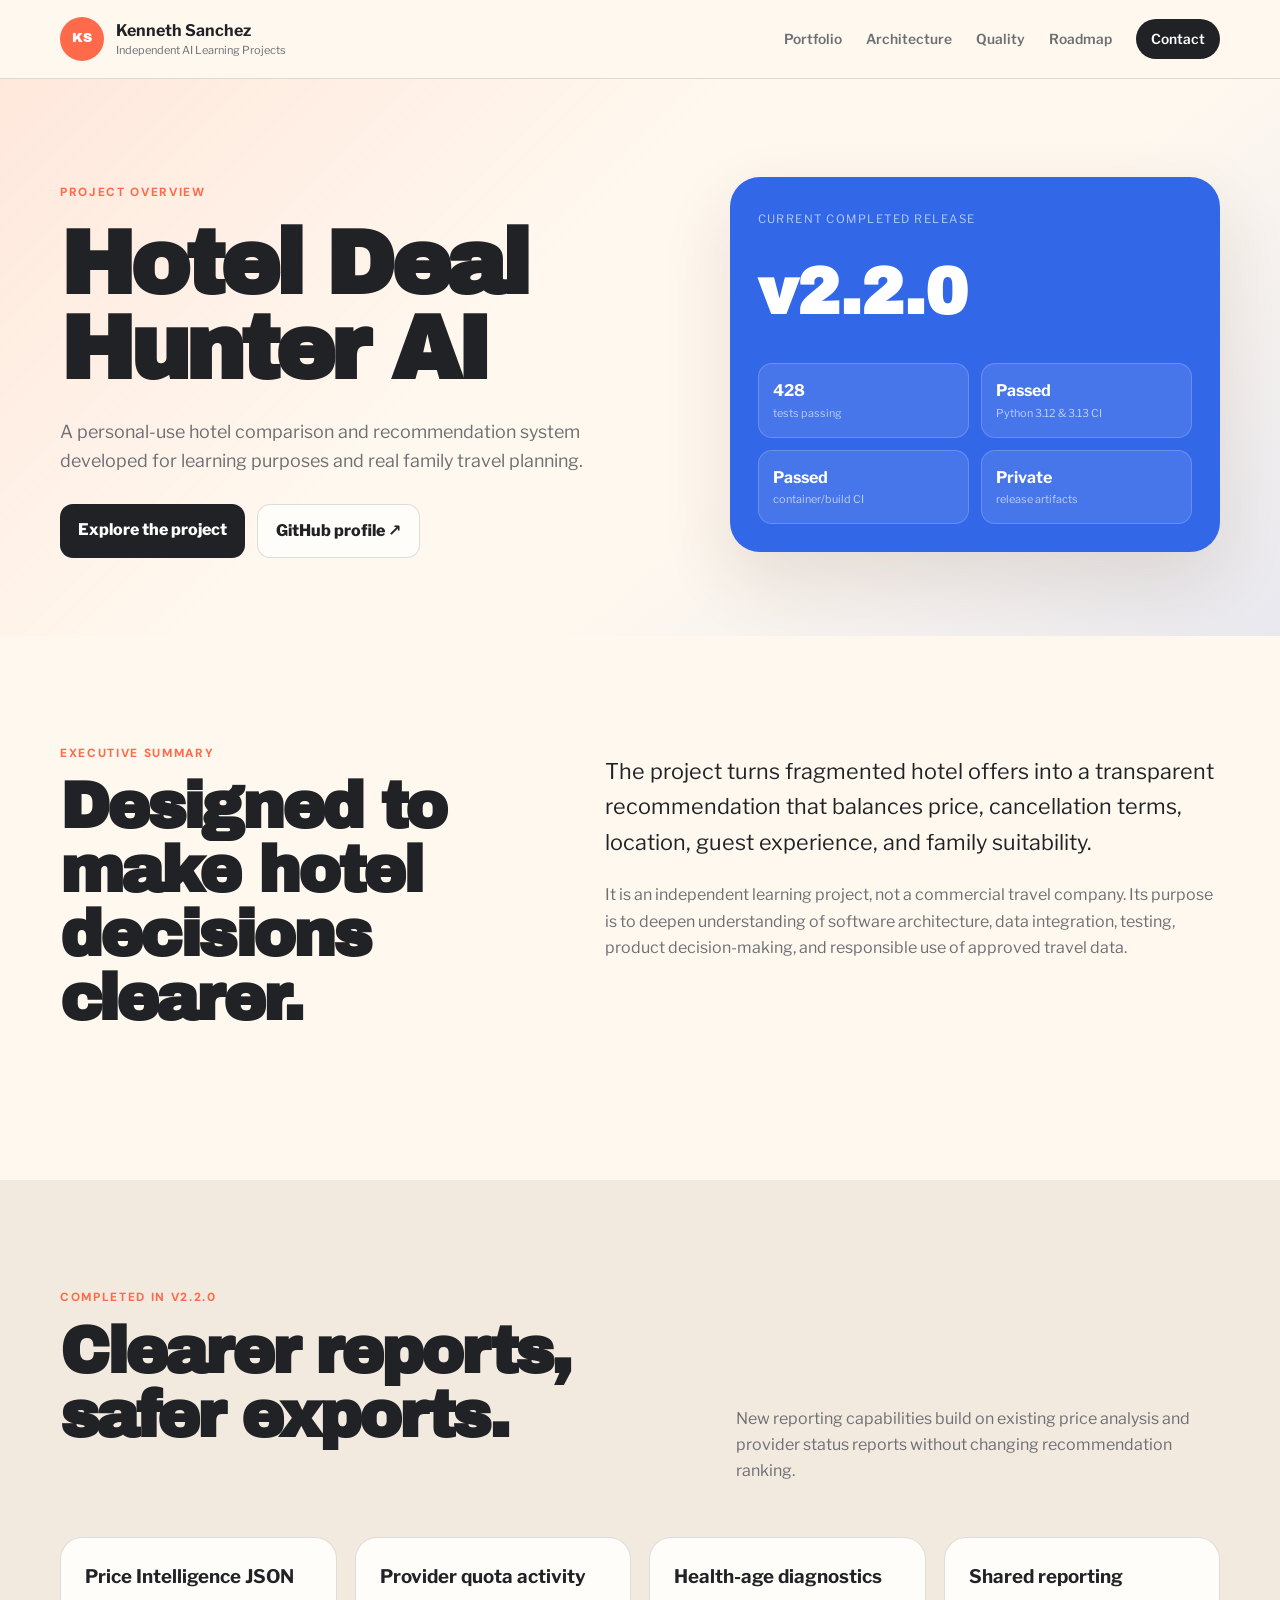
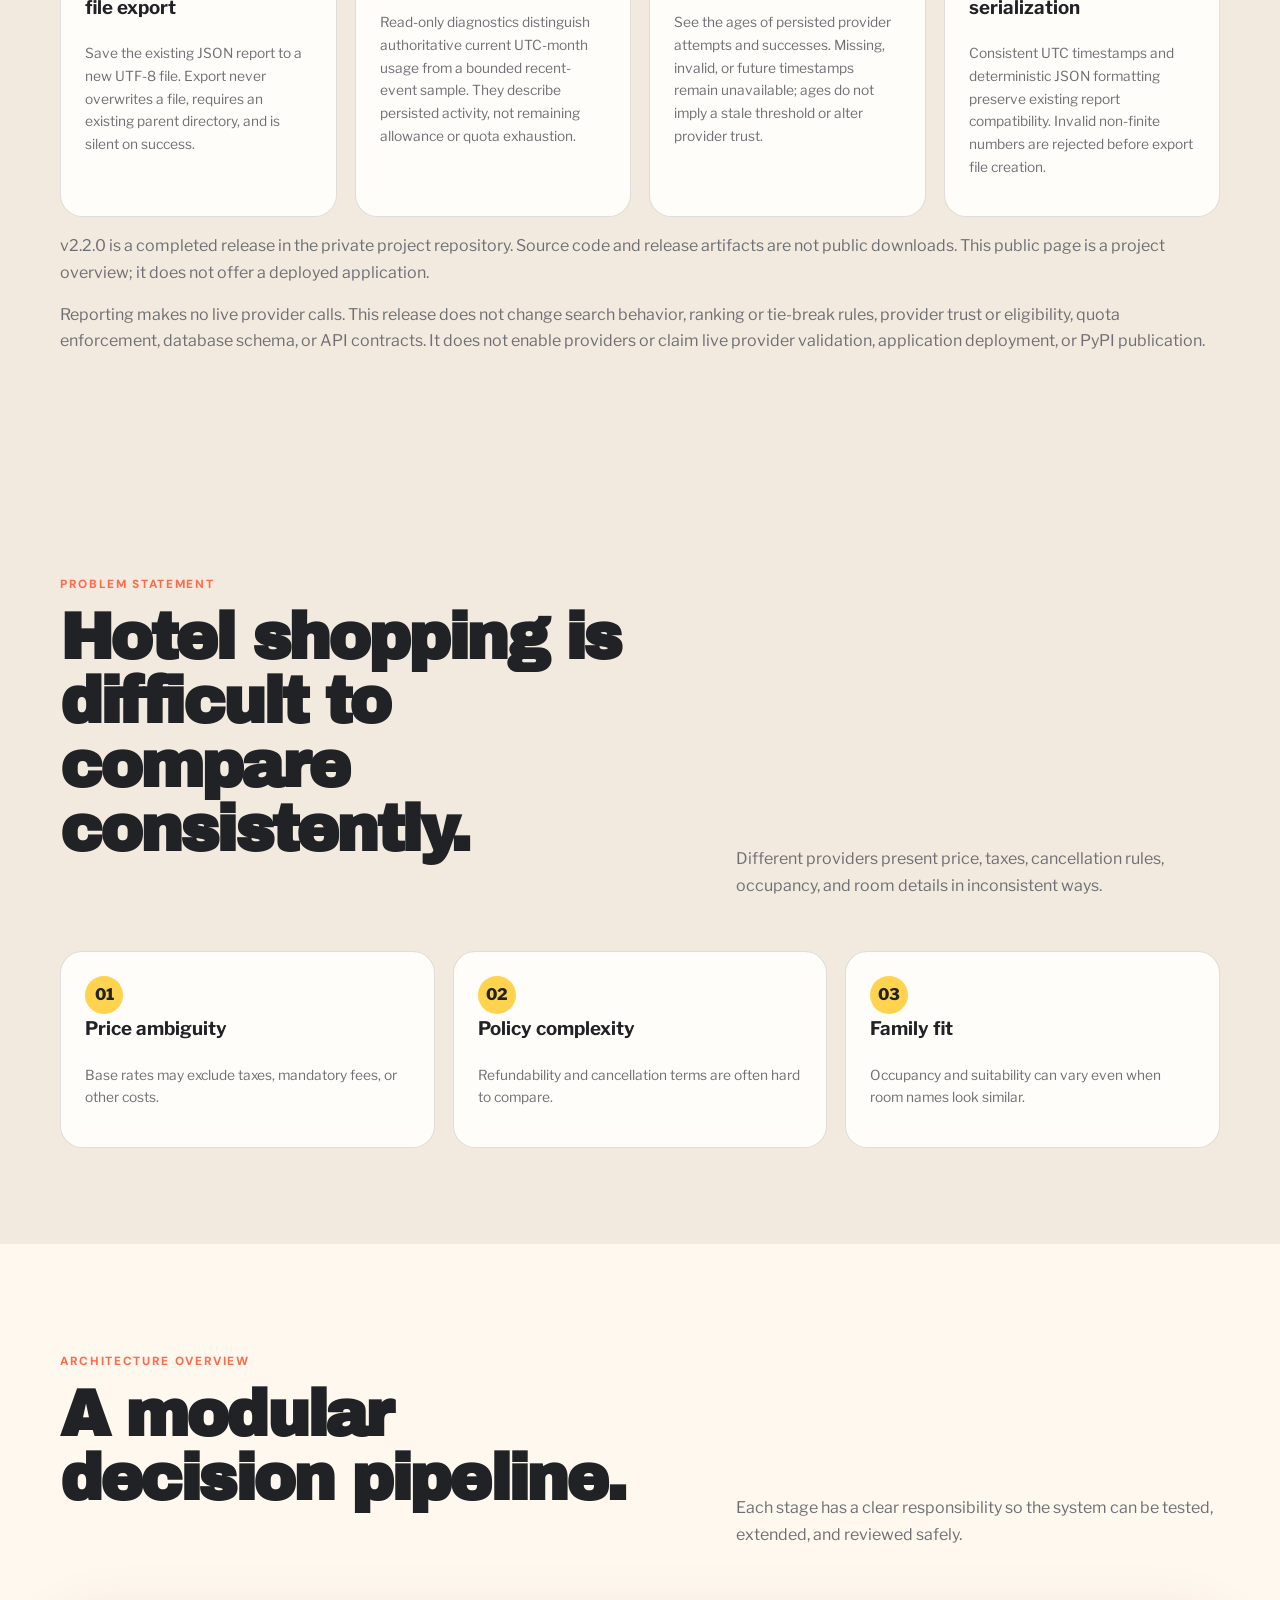
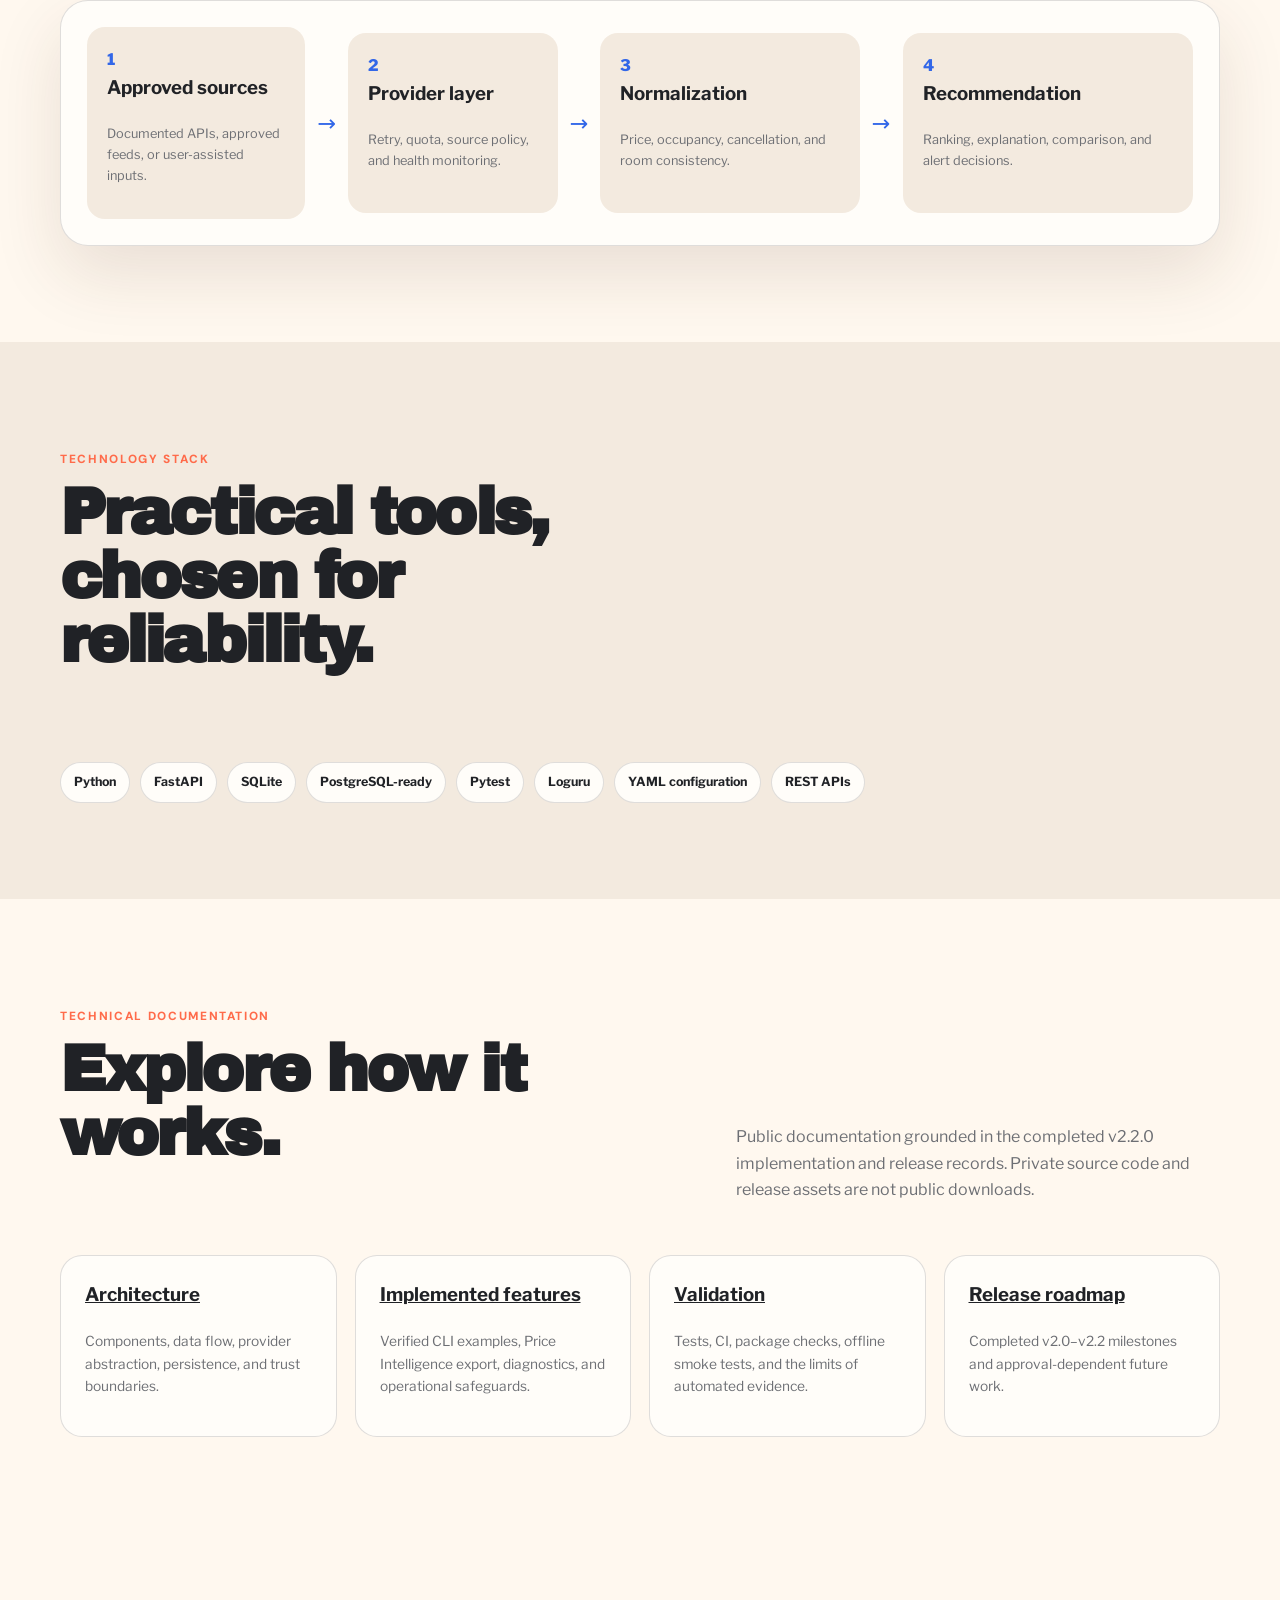
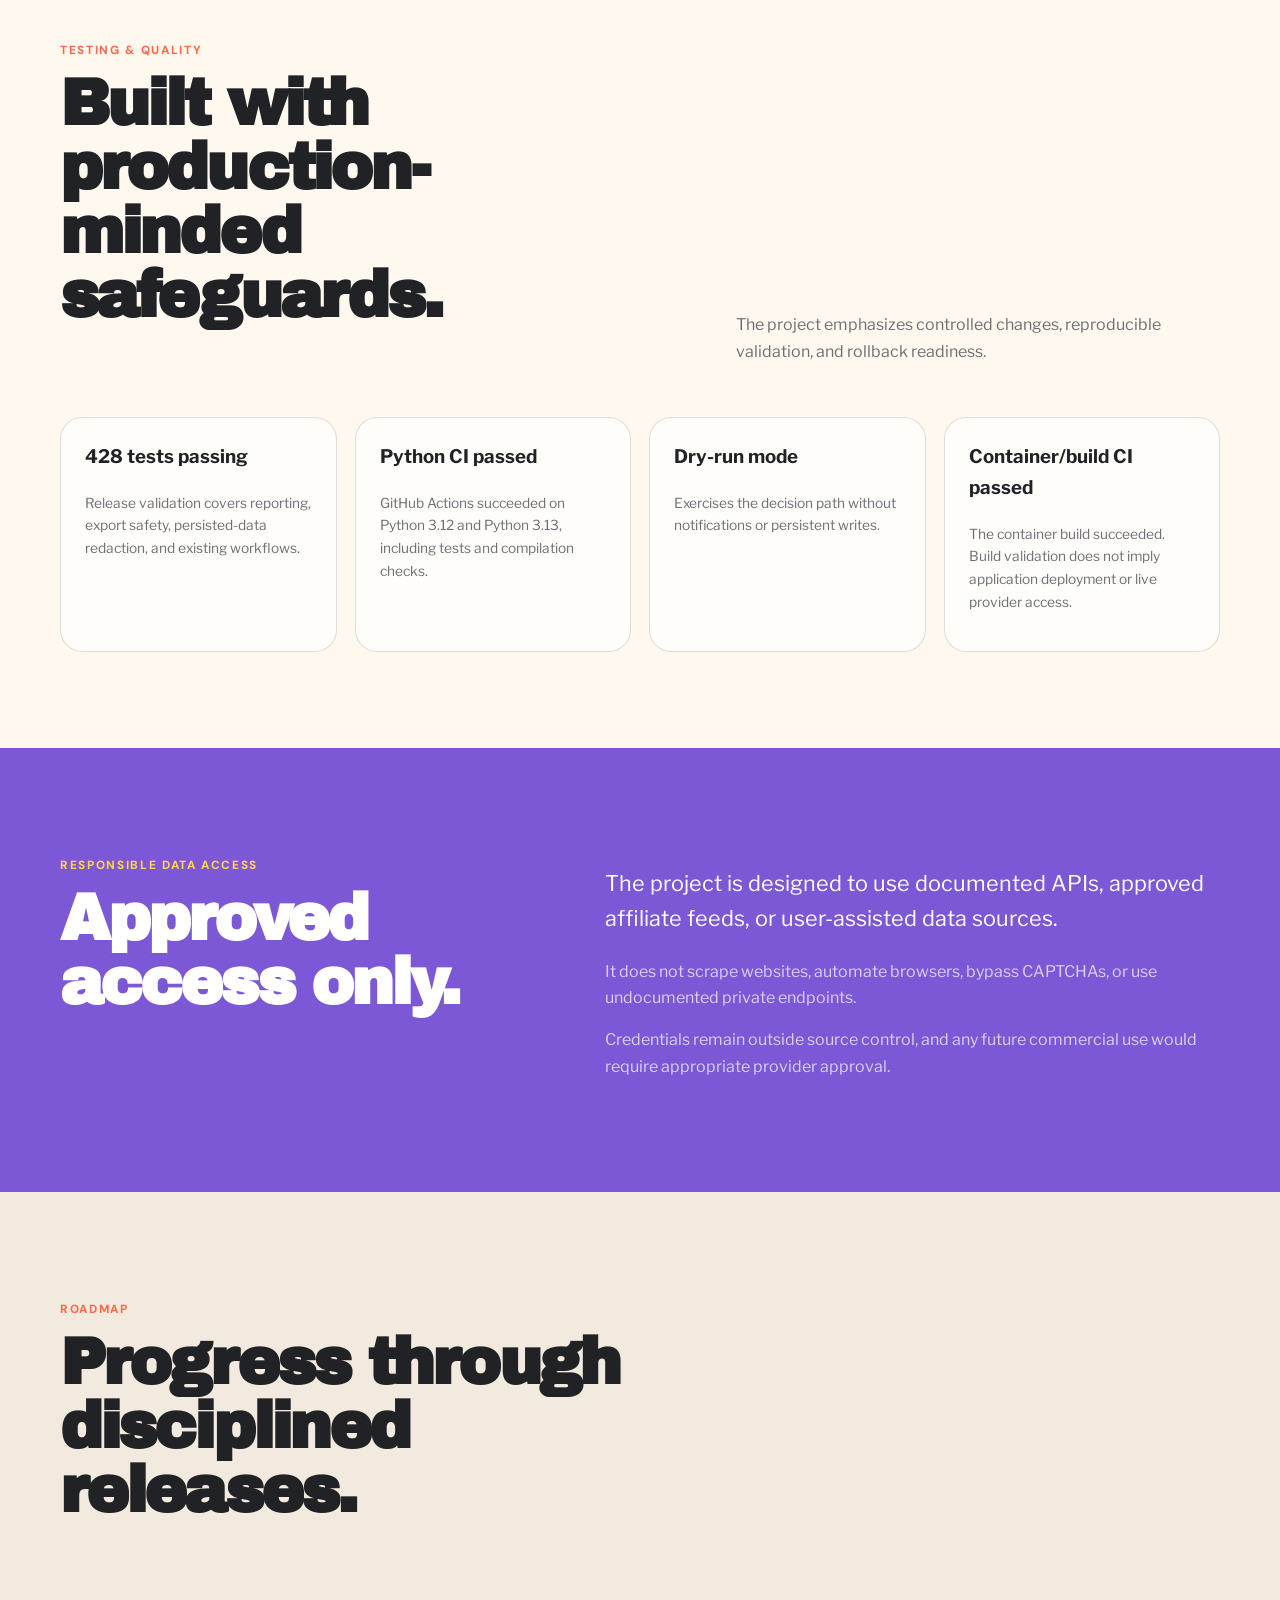
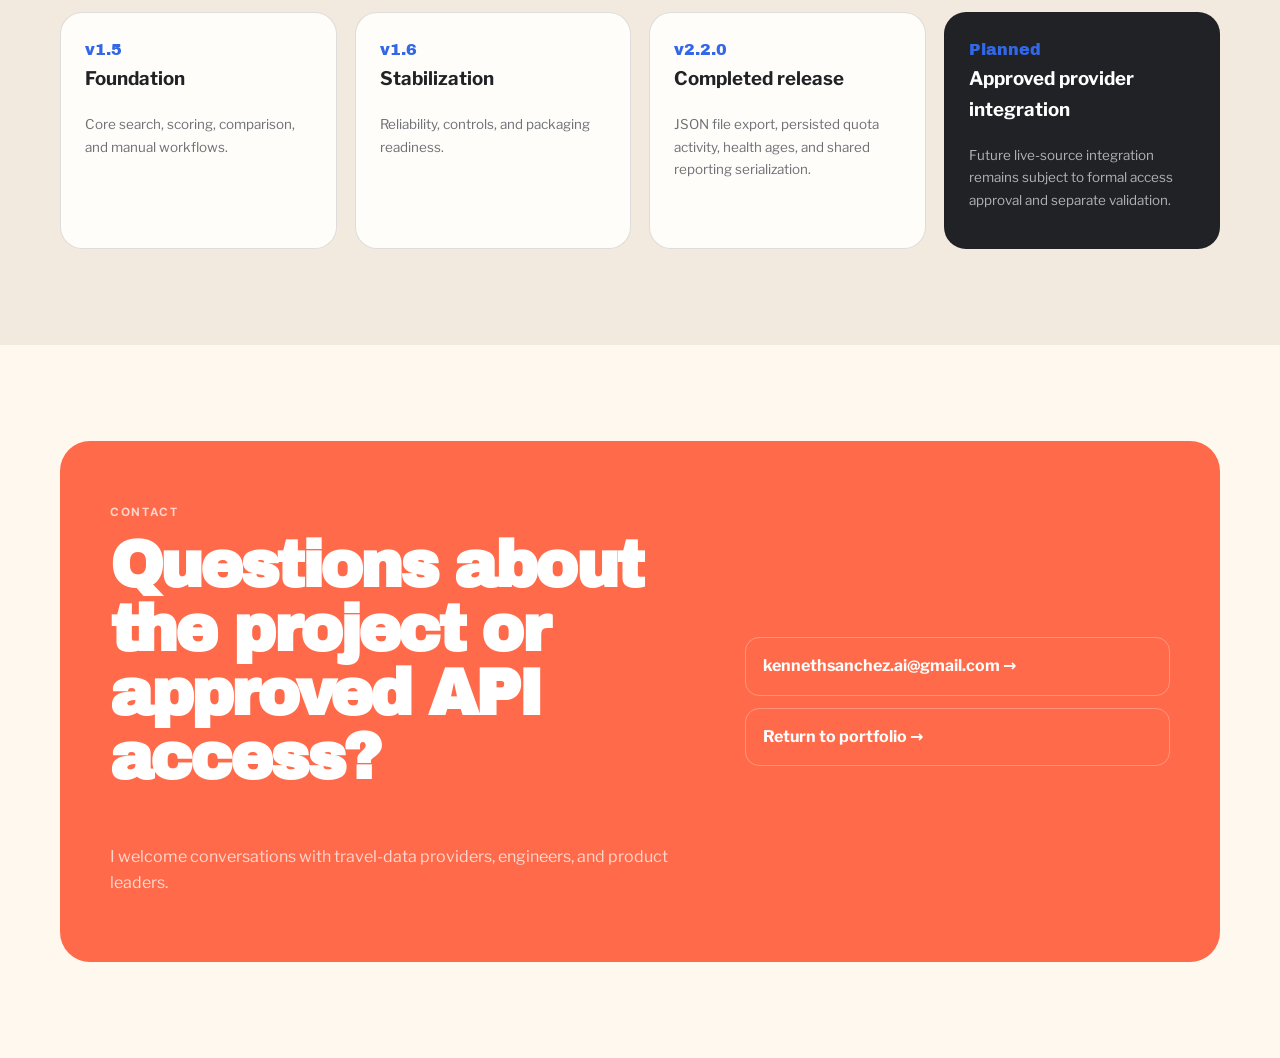
<file: project.html>
<!doctype html>
<html lang="en">
<head>
  <meta charset="utf-8">
  <meta name="viewport" content="width=device-width, initial-scale=1">
  <meta name="description" content="Hotel Deal Hunter AI v2.2.0: completed private release with read-only reporting, 428 passing tests, and successful Python and container CI.">
  <meta name="theme-color" content="#3267e8">
  <title>Hotel Deal Hunter AI v2.2.0 · Project Overview</title>
  <link rel="preconnect" href="https://fonts.googleapis.com">
  <link rel="preconnect" href="https://fonts.gstatic.com" crossorigin>
  <link href="https://fonts.googleapis.com/css2?family=Archivo+Black&family=DM+Sans:wght@400;500;600;700&family=Libre+Franklin:wght@400;500;600;700&display=swap" rel="stylesheet">
  <link rel="stylesheet" href="project.css">
</head>
<body>
  <header class="site-header">
    <div class="container nav">
      <a class="brand" href="index.html">
        <span class="badge">KS</span>
        <span><strong>Kenneth Sanchez</strong><small>Independent AI Learning Projects</small></span>
      </a>
      <nav>
        <a href="index.html#work">Portfolio</a>
        <a href="#architecture">Architecture</a>
        <a href="#quality">Quality</a>
        <a href="#roadmap">Roadmap</a>
        <a class="cta" href="mailto:kennethsanchez.ai@gmail.com">Contact</a>
      </nav>
    </div>
  </header>

  <main>
    <section class="hero">
      <div class="container hero-grid">
        <div>
          <p class="eyebrow">Project overview</p>
          <h1>Hotel Deal Hunter AI</h1>
          <p class="lead">
            A personal-use hotel comparison and recommendation system developed for learning purposes
            and real family travel planning.
          </p>
          <div class="actions">
            <a class="button primary" href="#summary">Explore the project</a>
            <a class="button secondary" href="https://github.com/kennethsanchez-ai" target="_blank" rel="noopener">GitHub profile ↗</a>
          </div>
        </div>
        <aside class="summary-card">
          <span>Current completed release</span>
          <strong>v2.2.0</strong>
          <div class="mini-grid">
            <div><b>428</b><small>tests passing</small></div>
            <div><b>Passed</b><small>Python 3.12 &amp; 3.13 CI</small></div>
            <div><b>Passed</b><small>container/build CI</small></div>
            <div><b>Private</b><small>release artifacts</small></div>
          </div>
        </aside>
      </div>
    </section>

    <section id="summary" class="section">
      <div class="container split">
        <div>
          <p class="eyebrow">Executive summary</p>
          <h2>Designed to make hotel decisions clearer.</h2>
        </div>
        <div class="copy">
          <p class="large">
            The project turns fragmented hotel offers into a transparent recommendation that balances price,
            cancellation terms, location, guest experience, and family suitability.
          </p>
          <p>
            It is an independent learning project, not a commercial travel company. Its purpose is to deepen
            understanding of software architecture, data integration, testing, product decision-making,
            and responsible use of approved travel data.
          </p>
        </div>
      </div>
    </section>

    <section id="release" class="section alt">
      <div class="container">
        <div class="section-head">
          <div><p class="eyebrow">Completed in v2.2.0</p><h2>Clearer reports, safer exports.</h2></div>
          <p>New reporting capabilities build on existing price analysis and provider status reports without changing recommendation ranking.</p>
        </div>
        <div class="card-grid four">
          <article><h3>Price Intelligence JSON file export</h3><p>Save the existing JSON report to a new UTF-8 file. Export never overwrites a file, requires an existing parent directory, and is silent on success.</p></article>
          <article><h3>Provider quota activity</h3><p>Read-only diagnostics distinguish authoritative current UTC-month usage from a bounded recent-event sample. They describe persisted activity, not remaining allowance or quota exhaustion.</p></article>
          <article><h3>Health-age diagnostics</h3><p>See the ages of persisted provider attempts and successes. Missing, invalid, or future timestamps remain unavailable; ages do not imply a stale threshold or alter provider trust.</p></article>
          <article><h3>Shared reporting serialization</h3><p>Consistent UTC timestamps and deterministic JSON formatting preserve existing report compatibility. Invalid non-finite numbers are rejected before export file creation.</p></article>
        </div>
        <p class="copy">v2.2.0 is a completed release in the private project repository. Source code and release artifacts are not public downloads. This public page is a project overview; it does not offer a deployed application.</p>
        <p class="copy">Reporting makes no live provider calls. This release does not change search behavior, ranking or tie-break rules, provider trust or eligibility, quota enforcement, database schema, or API contracts. It does not enable providers or claim live provider validation, application deployment, or PyPI publication.</p>
      </div>
    </section>

    <section class="section alt">
      <div class="container">
        <div class="section-head">
          <div><p class="eyebrow">Problem statement</p><h2>Hotel shopping is difficult to compare consistently.</h2></div>
          <p>Different providers present price, taxes, cancellation rules, occupancy, and room details in inconsistent ways.</p>
        </div>
        <div class="card-grid three">
          <article><span>01</span><h3>Price ambiguity</h3><p>Base rates may exclude taxes, mandatory fees, or other costs.</p></article>
          <article><span>02</span><h3>Policy complexity</h3><p>Refundability and cancellation terms are often hard to compare.</p></article>
          <article><span>03</span><h3>Family fit</h3><p>Occupancy and suitability can vary even when room names look similar.</p></article>
        </div>
      </div>
    </section>

    <section id="architecture" class="section">
      <div class="container">
        <div class="section-head">
          <div><p class="eyebrow">Architecture overview</p><h2>A modular decision pipeline.</h2></div>
          <p>Each stage has a clear responsibility so the system can be tested, extended, and reviewed safely.</p>
        </div>
        <div class="pipeline">
          <article><span>1</span><h3>Approved sources</h3><p>Documented APIs, approved feeds, or user-assisted inputs.</p></article>
          <i>→</i>
          <article><span>2</span><h3>Provider layer</h3><p>Retry, quota, source policy, and health monitoring.</p></article>
          <i>→</i>
          <article><span>3</span><h3>Normalization</h3><p>Price, occupancy, cancellation, and room consistency.</p></article>
          <i>→</i>
          <article><span>4</span><h3>Recommendation</h3><p>Ranking, explanation, comparison, and alert decisions.</p></article>
        </div>
      </div>
    </section>

    <section class="section alt">
      <div class="container">
        <div class="section-head"><div><p class="eyebrow">Technology stack</p><h2>Practical tools, chosen for reliability.</h2></div></div>
        <div class="stack">
          <span>Python</span><span>FastAPI</span><span>SQLite</span><span>PostgreSQL-ready</span>
          <span>Pytest</span><span>Loguru</span><span>YAML configuration</span><span>REST APIs</span>
        </div>
      </div>
    </section>

    <section id="documentation" class="section">
      <div class="container">
        <div class="section-head">
          <div><p class="eyebrow">Technical documentation</p><h2>Explore how it works.</h2></div>
          <p>Public documentation grounded in the completed v2.2.0 implementation and release records. Private source code and release assets are not public downloads.</p>
        </div>
        <div class="card-grid four">
          <article><h3><a href="architecture.html">Architecture</a></h3><p>Components, data flow, provider abstraction, persistence, and trust boundaries.</p></article>
          <article><h3><a href="features.html">Implemented features</a></h3><p>Verified CLI examples, Price Intelligence export, diagnostics, and operational safeguards.</p></article>
          <article><h3><a href="validation.html">Validation</a></h3><p>Tests, CI, package checks, offline smoke tests, and the limits of automated evidence.</p></article>
          <article><h3><a href="roadmap.html">Release roadmap</a></h3><p>Completed v2.0–v2.2 milestones and approval-dependent future work.</p></article>
        </div>
      </div>
    </section>

    <section id="quality" class="section">
      <div class="container">
        <div class="section-head">
          <div><p class="eyebrow">Testing & quality</p><h2>Built with production-minded safeguards.</h2></div>
          <p>The project emphasizes controlled changes, reproducible validation, and rollback readiness.</p>
        </div>
        <div class="card-grid four">
          <article><h3>428 tests passing</h3><p>Release validation covers reporting, export safety, persisted-data redaction, and existing workflows.</p></article>
          <article><h3>Python CI passed</h3><p>GitHub Actions succeeded on Python 3.12 and Python 3.13, including tests and compilation checks.</p></article>
          <article><h3>Dry-run mode</h3><p>Exercises the decision path without notifications or persistent writes.</p></article>
          <article><h3>Container/build CI passed</h3><p>The container build succeeded. Build validation does not imply application deployment or live provider access.</p></article>
        </div>
      </div>
    </section>

    <section class="section policy">
      <div class="container split">
        <div>
          <p class="eyebrow light">Responsible data access</p>
          <h2>Approved access only.</h2>
        </div>
        <div class="copy light-copy">
          <p class="large">The project is designed to use documented APIs, approved affiliate feeds, or user-assisted data sources.</p>
          <p>It does not scrape websites, automate browsers, bypass CAPTCHAs, or use undocumented private endpoints.</p>
          <p>Credentials remain outside source control, and any future commercial use would require appropriate provider approval.</p>
        </div>
      </div>
    </section>

    <section id="roadmap" class="section alt">
      <div class="container">
        <div class="section-head"><div><p class="eyebrow">Roadmap</p><h2>Progress through disciplined releases.</h2></div></div>
        <div class="roadmap">
          <article><span>v1.5</span><h3>Foundation</h3><p>Core search, scoring, comparison, and manual workflows.</p></article>
          <article><span>v1.6</span><h3>Stabilization</h3><p>Reliability, controls, and packaging readiness.</p></article>
          <article><span>v2.2.0</span><h3>Completed release</h3><p>JSON file export, persisted quota activity, health ages, and shared reporting serialization.</p></article>
          <article class="future"><span>Planned</span><h3>Approved provider integration</h3><p>Future live-source integration remains subject to formal access approval and separate validation.</p></article>
        </div>
      </div>
    </section>

    <section class="section contact">
      <div class="container contact-card">
        <div>
          <p class="eyebrow light">Contact</p>
          <h2>Questions about the project or approved API access?</h2>
          <p>I welcome conversations with travel-data providers, engineers, and product leaders.</p>
        </div>
        <div>
          <a href="mailto:kennethsanchez.ai@gmail.com">kennethsanchez.ai@gmail.com →</a>
          <a href="index.html">Return to portfolio →</a>
        </div>
      </div>
    </section>
  </main>
</body>
</html>
</file>
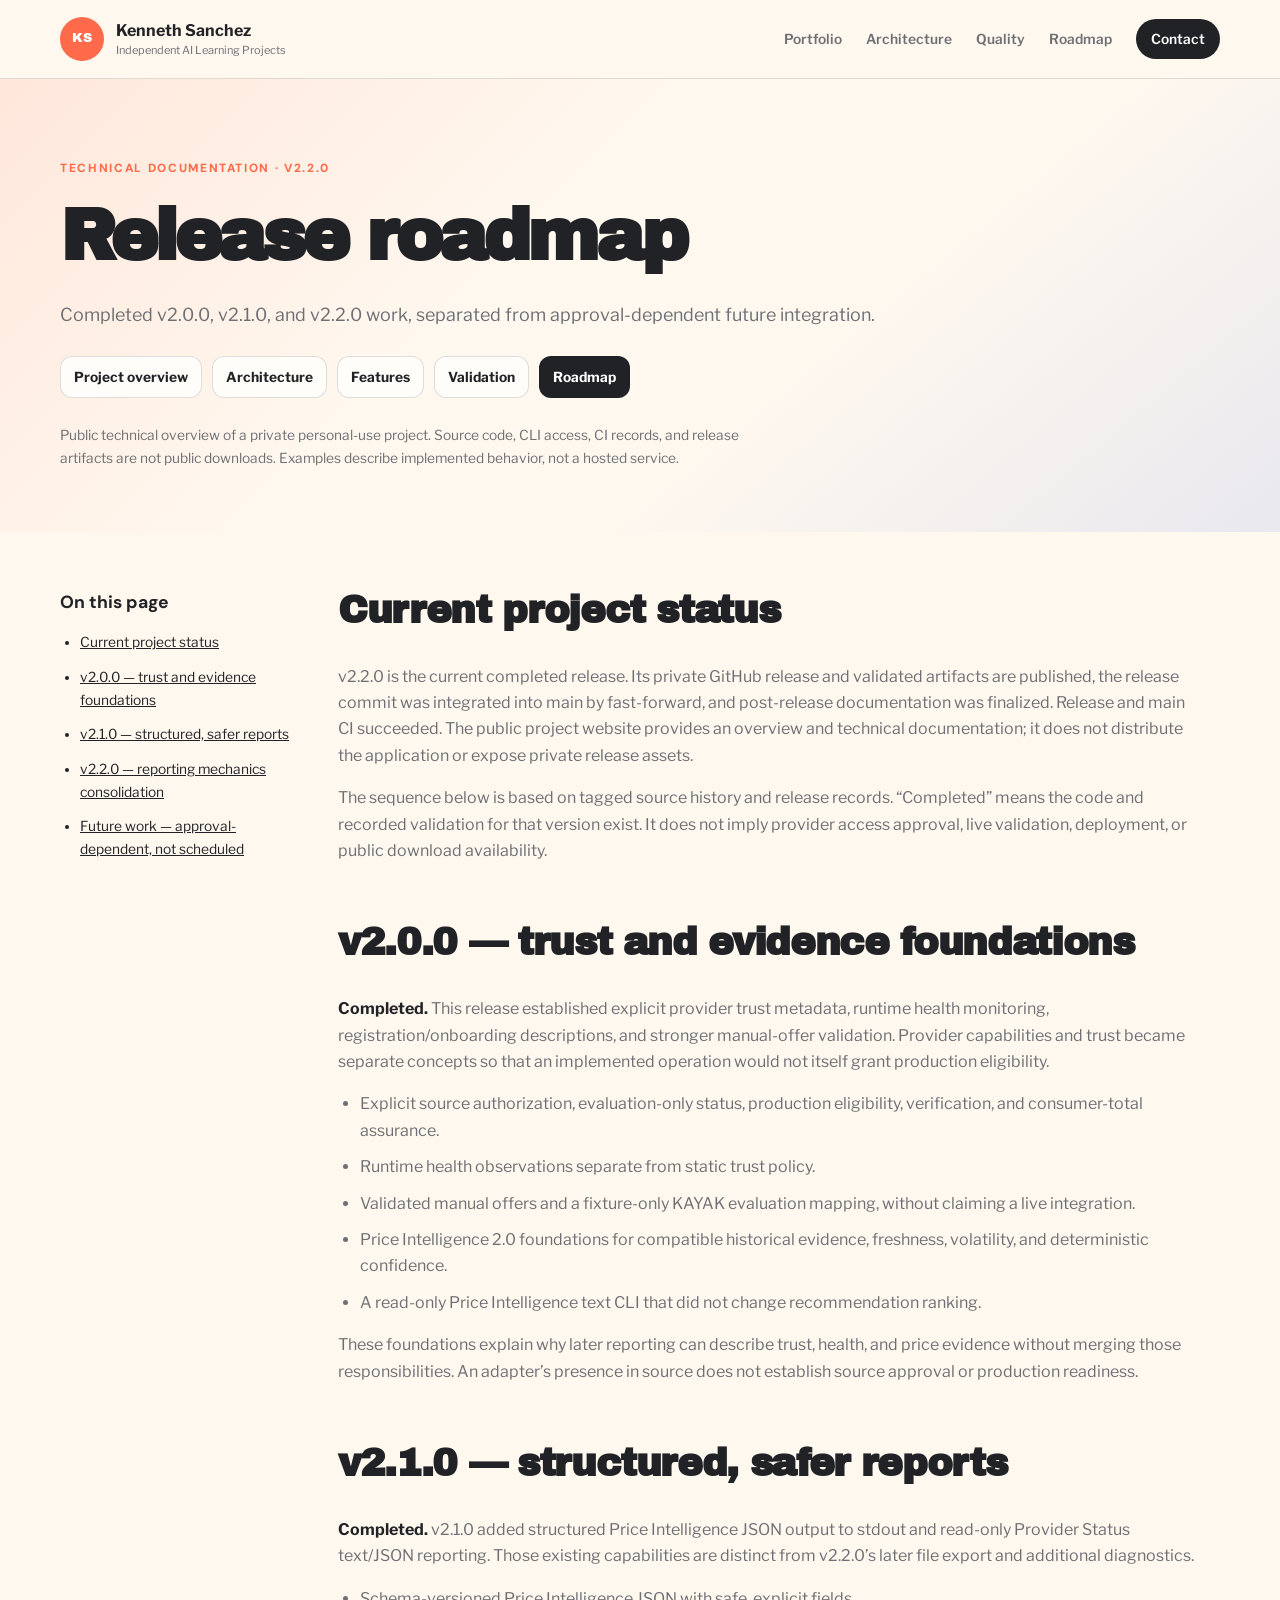
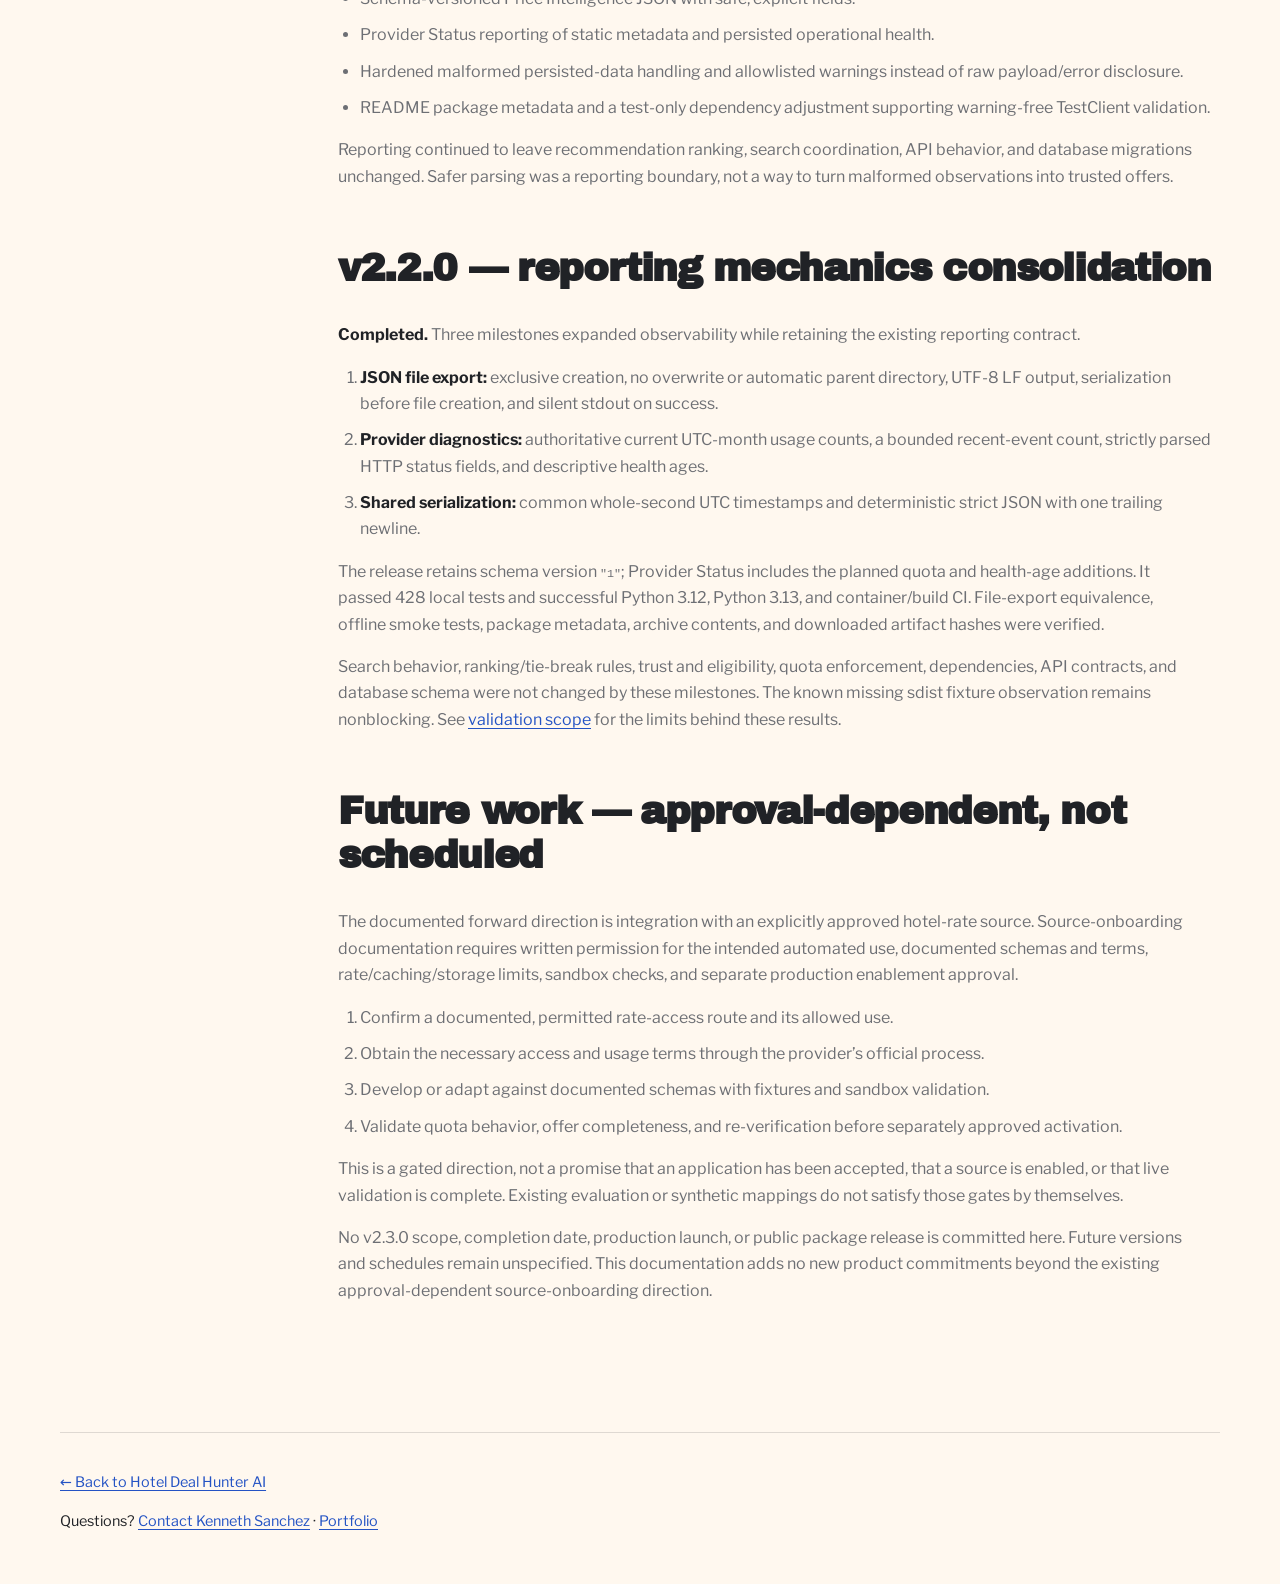
<file: roadmap.html>
<!doctype html>
<html lang="en">
<head>
  <meta charset="utf-8">
  <meta name="viewport" content="width=device-width, initial-scale=1">
  <meta name="description" content="Completed v2.0.0, v2.1.0, and v2.2.0 work, separated from approval-dependent future integration.">
  <meta name="theme-color" content="#3267e8">
  <title>Release roadmap · Hotel Deal Hunter AI v2.2.0</title>
  <link rel="preconnect" href="https://fonts.googleapis.com">
  <link rel="preconnect" href="https://fonts.gstatic.com" crossorigin>
  <link href="https://fonts.googleapis.com/css2?family=Archivo+Black&family=DM+Sans:wght@400;500;600;700&family=Libre+Franklin:wght@400;500;600;700&display=swap" rel="stylesheet">
  <link rel="stylesheet" href="project.css">
</head>
<body class="docs-page">
  <a class="skip-link" href="#main-content">Skip to content</a>
<header class="site-header">
    <div class="container nav">
      <a class="brand" href="index.html">
        <span class="badge">KS</span>
        <span><strong>Kenneth Sanchez</strong><small>Independent AI Learning Projects</small></span>
      </a>
      <nav>
        <a href="index.html#work">Portfolio</a>
        <a href="project.html#architecture">Architecture</a>
        <a href="project.html#quality">Quality</a>
        <a href="project.html#roadmap">Roadmap</a>
        <a class="cta" href="mailto:kennethsanchez.ai@gmail.com">Contact</a>
      </nav>
    </div>
  </header>
  <main id="main-content" tabindex="-1">
    <section class="hero doc-hero">
      <div class="container">
        <p class="eyebrow">Technical documentation · v2.2.0</p>
        <h1>Release roadmap</h1><p class="lead">Completed v2.0.0, v2.1.0, and v2.2.0 work, separated from approval-dependent future integration.</p>
        <div class="doc-links" role="navigation" aria-label="Technical documentation"><a href="project.html">Project overview</a><a href="architecture.html">Architecture</a><a href="features.html">Features</a><a href="validation.html">Validation</a><a href="roadmap.html" aria-current="page">Roadmap</a></div>
        <p class="doc-note">Public technical overview of a private personal-use project. Source code, CLI access, CI records, and release artifacts are not public downloads. Examples describe implemented behavior, not a hosted service.</p>
      </div>
    </section>
    <div class="container doc-layout">
      <aside class="doc-contents" aria-label="On this page"><h2>On this page</h2><ul class="doc-toc"><li><a href="#status">Current project status</a></li><li><a href="#v200">v2.0.0 — trust and evidence foundations</a></li><li><a href="#v210">v2.1.0 — structured, safer reports</a></li><li><a href="#v220">v2.2.0 — reporting mechanics consolidation</a></li><li><a href="#future">Future work — approval-dependent, not scheduled</a></li></ul></aside>
      <div class="doc-body"><section id="status" class="doc-section" aria-labelledby="status-title"><h2 id="status-title">Current project status</h2><p>v2.2.0 is the current completed release. Its private GitHub release and validated artifacts are published, the release commit was integrated into main by fast-forward, and post-release documentation was finalized. Release and main CI succeeded. The public project website provides an overview and technical documentation; it does not distribute the application or expose private release assets.</p><p>The sequence below is based on tagged source history and release records. “Completed” means the code and recorded validation for that version exist. It does not imply provider access approval, live validation, deployment, or public download availability.</p></section>
<section id="v200" class="doc-section" aria-labelledby="v200-title"><h2 id="v200-title">v2.0.0 — trust and evidence foundations</h2><p><strong>Completed.</strong> This release established explicit provider trust metadata, runtime health monitoring, registration/onboarding descriptions, and stronger manual-offer validation. Provider capabilities and trust became separate concepts so that an implemented operation would not itself grant production eligibility.</p><ul><li>Explicit source authorization, evaluation-only status, production eligibility, verification, and consumer-total assurance.</li><li>Runtime health observations separate from static trust policy.</li><li>Validated manual offers and a fixture-only KAYAK evaluation mapping, without claiming a live integration.</li><li>Price Intelligence 2.0 foundations for compatible historical evidence, freshness, volatility, and deterministic confidence.</li><li>A read-only Price Intelligence text CLI that did not change recommendation ranking.</li></ul><p>These foundations explain why later reporting can describe trust, health, and price evidence without merging those responsibilities. An adapter’s presence in source does not establish source approval or production readiness.</p></section>
<section id="v210" class="doc-section" aria-labelledby="v210-title"><h2 id="v210-title">v2.1.0 — structured, safer reports</h2><p><strong>Completed.</strong> v2.1.0 added structured Price Intelligence JSON output to stdout and read-only Provider Status text/JSON reporting. Those existing capabilities are distinct from v2.2.0’s later file export and additional diagnostics.</p><ul><li>Schema-versioned Price Intelligence JSON with safe, explicit fields.</li><li>Provider Status reporting of static metadata and persisted operational health.</li><li>Hardened malformed persisted-data handling and allowlisted warnings instead of raw payload/error disclosure.</li><li>README package metadata and a test-only dependency adjustment supporting warning-free TestClient validation.</li></ul><p>Reporting continued to leave recommendation ranking, search coordination, API behavior, and database migrations unchanged. Safer parsing was a reporting boundary, not a way to turn malformed observations into trusted offers.</p></section>
<section id="v220" class="doc-section" aria-labelledby="v220-title"><h2 id="v220-title">v2.2.0 — reporting mechanics consolidation</h2><p><strong>Completed.</strong> Three milestones expanded observability while retaining the existing reporting contract.</p><ol><li><strong>JSON file export:</strong> exclusive creation, no overwrite or automatic parent directory, UTF-8 LF output, serialization before file creation, and silent stdout on success.</li><li><strong>Provider diagnostics:</strong> authoritative current UTC-month usage counts, a bounded recent-event count, strictly parsed HTTP status fields, and descriptive health ages.</li><li><strong>Shared serialization:</strong> common whole-second UTC timestamps and deterministic strict JSON with one trailing newline.</li></ol><p>The release retains schema version <code>"1"</code>; Provider Status includes the planned quota and health-age additions. It passed 428 local tests and successful Python 3.12, Python 3.13, and container/build CI. File-export equivalence, offline smoke tests, package metadata, archive contents, and downloaded artifact hashes were verified.</p><p>Search behavior, ranking/tie-break rules, trust and eligibility, quota enforcement, dependencies, API contracts, and database schema were not changed by these milestones. The known missing sdist fixture observation remains nonblocking. See <a href="validation.html">validation scope</a> for the limits behind these results.</p></section>
<section id="future" class="doc-section" aria-labelledby="future-title"><h2 id="future-title">Future work — approval-dependent, not scheduled</h2><p>The documented forward direction is integration with an explicitly approved hotel-rate source. Source-onboarding documentation requires written permission for the intended automated use, documented schemas and terms, rate/caching/storage limits, sandbox checks, and separate production enablement approval.</p><ol><li>Confirm a documented, permitted rate-access route and its allowed use.</li><li>Obtain the necessary access and usage terms through the provider’s official process.</li><li>Develop or adapt against documented schemas with fixtures and sandbox validation.</li><li>Validate quota behavior, offer completeness, and re-verification before separately approved activation.</li></ol><p>This is a gated direction, not a promise that an application has been accepted, that a source is enabled, or that live validation is complete. Existing evaluation or synthetic mappings do not satisfy those gates by themselves.</p><p>No v2.3.0 scope, completion date, production launch, or public package release is committed here. Future versions and schedules remain unspecified. This documentation adds no new product commitments beyond the existing approval-dependent source-onboarding direction.</p></section></div>
    </div>
  </main>
  <footer class="container doc-footer">
    <p><a href="project.html">← Back to Hotel Deal Hunter AI</a></p>
    <p>Questions? <a href="mailto:kennethsanchez.ai@gmail.com">Contact Kenneth Sanchez</a> · <a href="index.html#work">Portfolio</a></p>
  </footer>
</body>
</html>
</file>
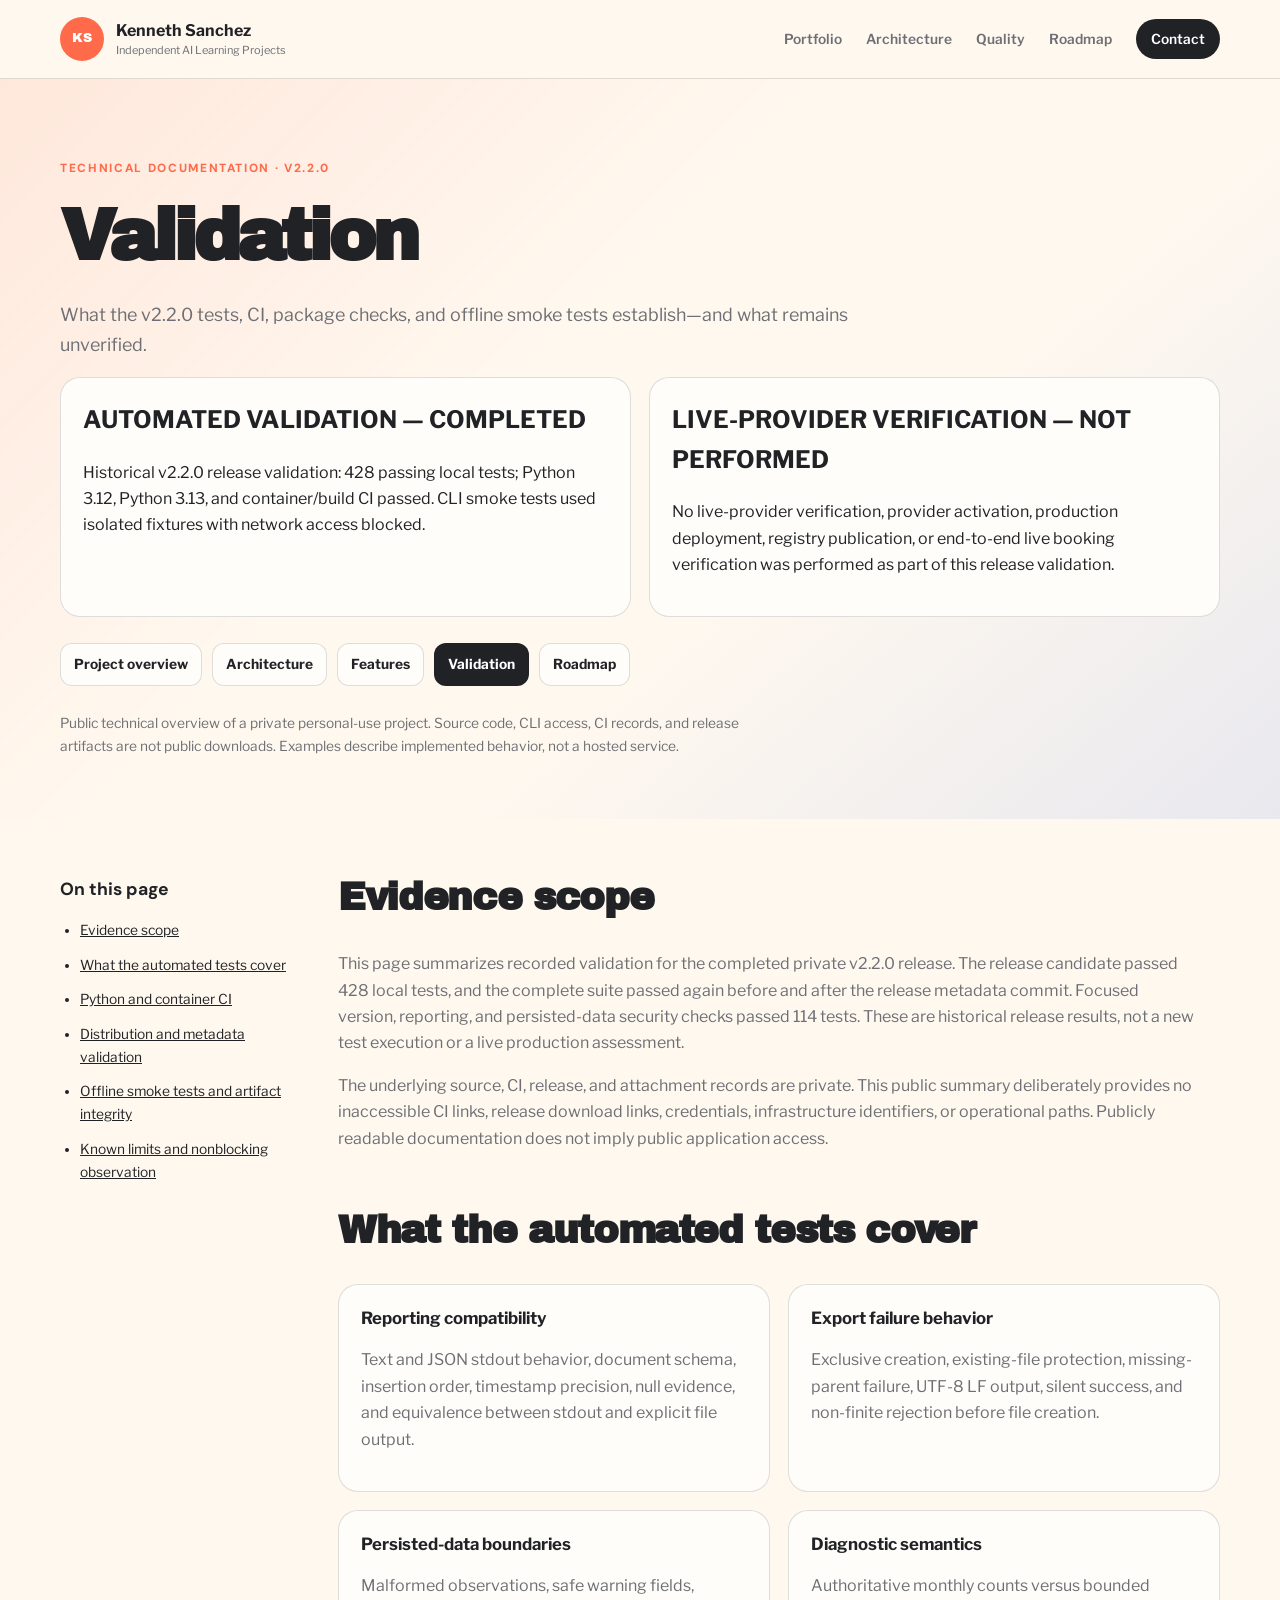
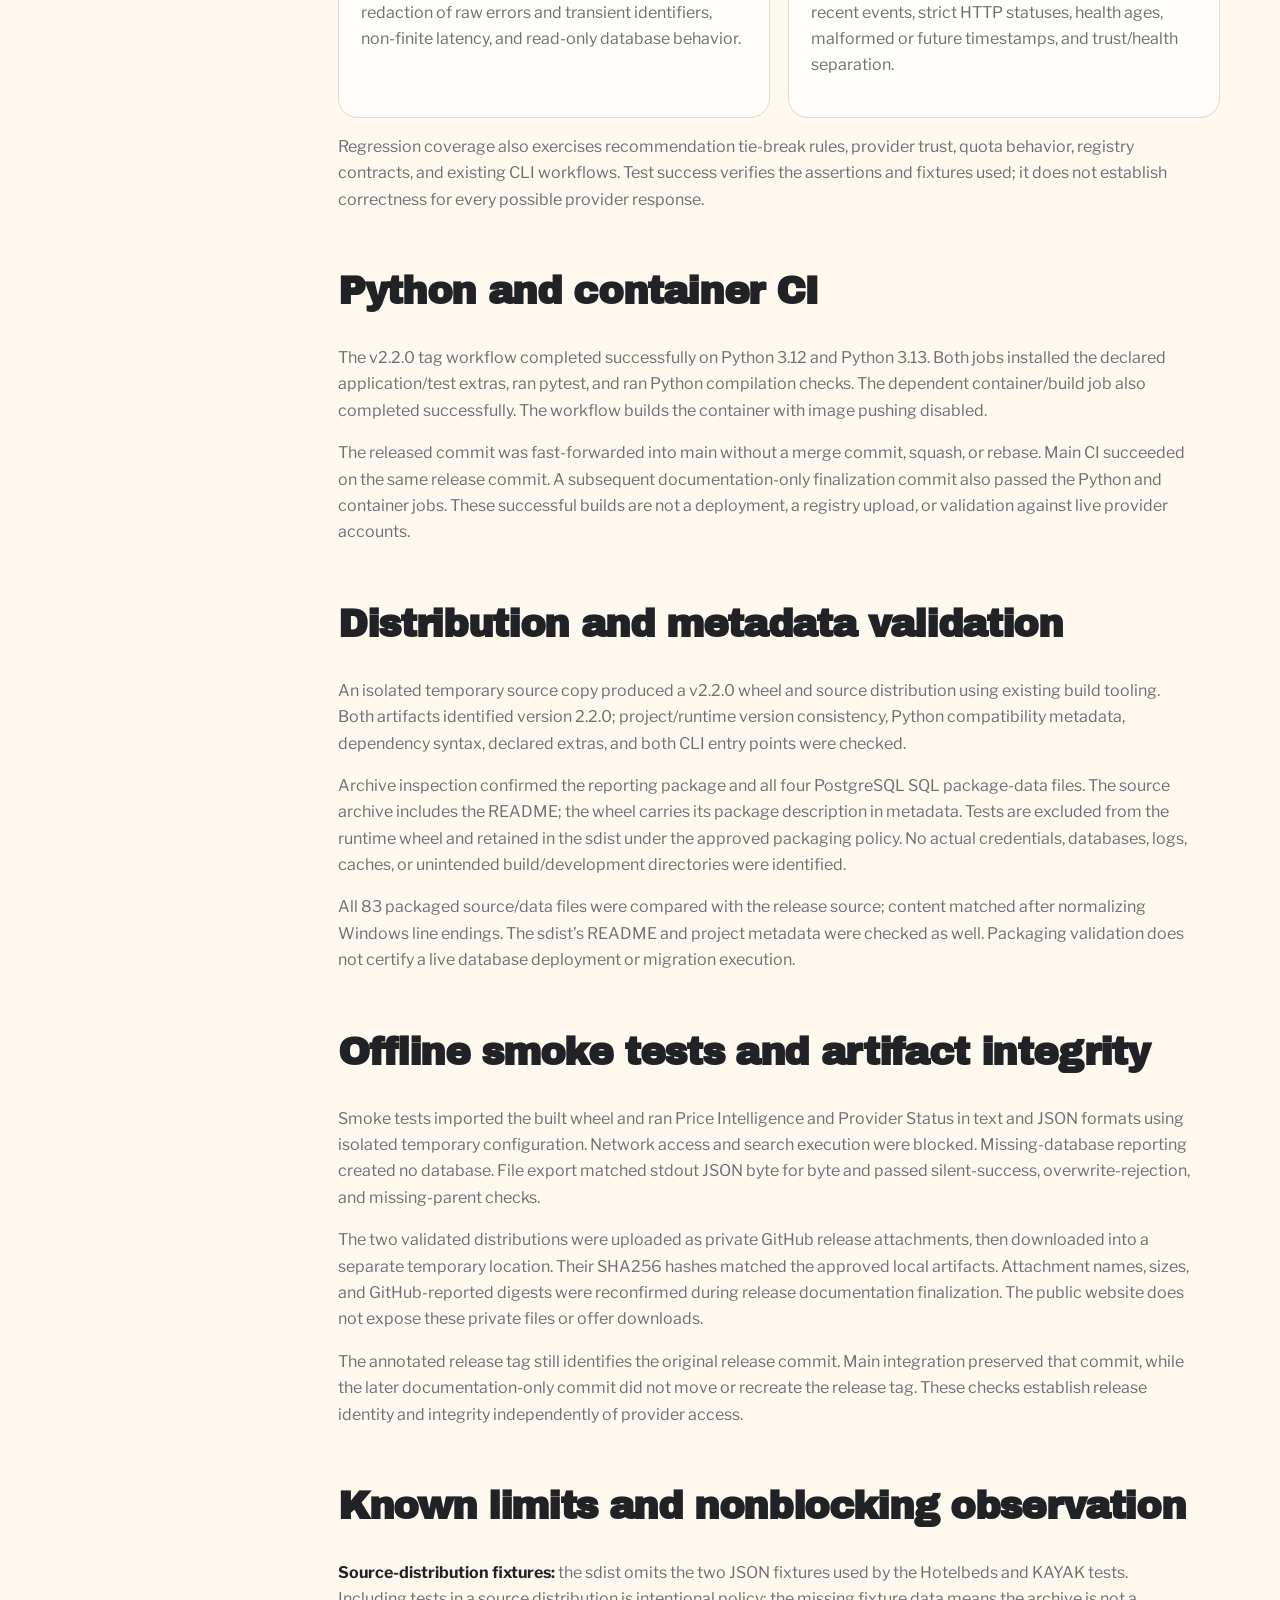
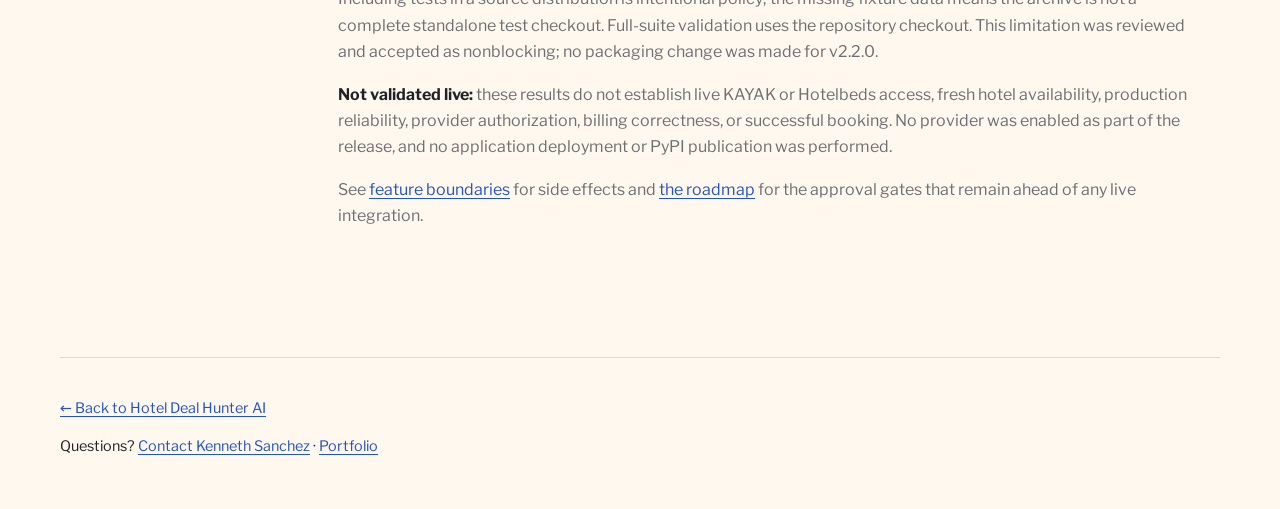
<file: validation.html>
<!doctype html>
<html lang="en">
<head>
  <meta charset="utf-8">
  <meta name="viewport" content="width=device-width, initial-scale=1">
  <meta name="description" content="What the v2.2.0 tests, CI, package checks, and offline smoke tests establish—and what remains unverified.">
  <meta name="theme-color" content="#3267e8">
  <title>Validation · Hotel Deal Hunter AI v2.2.0</title>
  <link rel="preconnect" href="https://fonts.googleapis.com">
  <link rel="preconnect" href="https://fonts.gstatic.com" crossorigin>
  <link href="https://fonts.googleapis.com/css2?family=Archivo+Black&family=DM+Sans:wght@400;500;600;700&family=Libre+Franklin:wght@400;500;600;700&display=swap" rel="stylesheet">
  <link rel="stylesheet" href="project.css">
</head>
<body class="docs-page">
  <a class="skip-link" href="#main-content">Skip to content</a>
<header class="site-header">
    <div class="container nav">
      <a class="brand" href="index.html">
        <span class="badge">KS</span>
        <span><strong>Kenneth Sanchez</strong><small>Independent AI Learning Projects</small></span>
      </a>
      <nav>
        <a href="index.html#work">Portfolio</a>
        <a href="project.html#architecture">Architecture</a>
        <a href="project.html#quality">Quality</a>
        <a href="project.html#roadmap">Roadmap</a>
        <a class="cta" href="mailto:kennethsanchez.ai@gmail.com">Contact</a>
      </nav>
    </div>
  </header>
  <main id="main-content" tabindex="-1">
    <section class="hero doc-hero">
      <div class="container">
        <p class="eyebrow">Technical documentation · v2.2.0</p>
        <h1>Validation</h1><p class="lead">What the v2.2.0 tests, CI, package checks, and offline smoke tests establish—and what remains unverified.</p>
        <div class="doc-grid" role="group" aria-label="Release validation status">
          <section class="doc-card" aria-labelledby="automated-validation-title">
            <h2 id="automated-validation-title">AUTOMATED VALIDATION — COMPLETED</h2>
            <p>Historical v2.2.0 release validation: 428 passing local tests; Python 3.12, Python 3.13, and container/build CI passed. CLI smoke tests used isolated fixtures with network access blocked.</p>
          </section>
          <section class="doc-card" aria-labelledby="live-verification-title">
            <h2 id="live-verification-title">LIVE-PROVIDER VERIFICATION — NOT PERFORMED</h2>
            <p>No live-provider verification, provider activation, production deployment, registry publication, or end-to-end live booking verification was performed as part of this release validation.</p>
          </section>
        </div>
        <div class="doc-links" role="navigation" aria-label="Technical documentation"><a href="project.html">Project overview</a><a href="architecture.html">Architecture</a><a href="features.html">Features</a><a href="validation.html" aria-current="page">Validation</a><a href="roadmap.html">Roadmap</a></div>
        <p class="doc-note">Public technical overview of a private personal-use project. Source code, CLI access, CI records, and release artifacts are not public downloads. Examples describe implemented behavior, not a hosted service.</p>
      </div>
    </section>
    <div class="container doc-layout">
      <aside class="doc-contents" aria-label="On this page"><h2>On this page</h2><ul class="doc-toc"><li><a href="#evidence">Evidence scope</a></li><li><a href="#tests">What the automated tests cover</a></li><li><a href="#ci">Python and container CI</a></li><li><a href="#packages">Distribution and metadata validation</a></li><li><a href="#smoke">Offline smoke tests and artifact integrity</a></li><li><a href="#limits">Known limits and nonblocking observation</a></li></ul></aside>
      <div class="doc-body"><section id="evidence" class="doc-section" aria-labelledby="evidence-title"><h2 id="evidence-title">Evidence scope</h2><p>This page summarizes recorded validation for the completed private v2.2.0 release. The release candidate passed 428 local tests, and the complete suite passed again before and after the release metadata commit. Focused version, reporting, and persisted-data security checks passed 114 tests. These are historical release results, not a new test execution or a live production assessment.</p><p>The underlying source, CI, release, and attachment records are private. This public summary deliberately provides no inaccessible CI links, release download links, credentials, infrastructure identifiers, or operational paths. Publicly readable documentation does not imply public application access.</p></section>
<section id="tests" class="doc-section" aria-labelledby="tests-title"><h2 id="tests-title">What the automated tests cover</h2><div class="doc-grid"><article class="doc-card"><h3>Reporting compatibility</h3><p>Text and JSON stdout behavior, document schema, insertion order, timestamp precision, null evidence, and equivalence between stdout and explicit file output.</p></article><article class="doc-card"><h3>Export failure behavior</h3><p>Exclusive creation, existing-file protection, missing-parent failure, UTF-8 LF output, silent success, and non-finite rejection before file creation.</p></article><article class="doc-card"><h3>Persisted-data boundaries</h3><p>Malformed observations, safe warning fields, redaction of raw errors and transient identifiers, non-finite latency, and read-only database behavior.</p></article><article class="doc-card"><h3>Diagnostic semantics</h3><p>Authoritative monthly counts versus bounded recent events, strict HTTP statuses, health ages, malformed or future timestamps, and trust/health separation.</p></article></div><p>Regression coverage also exercises recommendation tie-break rules, provider trust, quota behavior, registry contracts, and existing CLI workflows. Test success verifies the assertions and fixtures used; it does not establish correctness for every possible provider response.</p></section>
<section id="ci" class="doc-section" aria-labelledby="ci-title"><h2 id="ci-title">Python and container CI</h2><p>The v2.2.0 tag workflow completed successfully on Python 3.12 and Python 3.13. Both jobs installed the declared application/test extras, ran pytest, and ran Python compilation checks. The dependent container/build job also completed successfully. The workflow builds the container with image pushing disabled.</p><p>The released commit was fast-forwarded into main without a merge commit, squash, or rebase. Main CI succeeded on the same release commit. A subsequent documentation-only finalization commit also passed the Python and container jobs. These successful builds are not a deployment, a registry upload, or validation against live provider accounts.</p></section>
<section id="packages" class="doc-section" aria-labelledby="packages-title"><h2 id="packages-title">Distribution and metadata validation</h2><p>An isolated temporary source copy produced a v2.2.0 wheel and source distribution using existing build tooling. Both artifacts identified version 2.2.0; project/runtime version consistency, Python compatibility metadata, dependency syntax, declared extras, and both CLI entry points were checked.</p><p>Archive inspection confirmed the reporting package and all four PostgreSQL SQL package-data files. The source archive includes the README; the wheel carries its package description in metadata. Tests are excluded from the runtime wheel and retained in the sdist under the approved packaging policy. No actual credentials, databases, logs, caches, or unintended build/development directories were identified.</p><p>All 83 packaged source/data files were compared with the release source; content matched after normalizing Windows line endings. The sdist’s README and project metadata were checked as well. Packaging validation does not certify a live database deployment or migration execution.</p></section>
<section id="smoke" class="doc-section" aria-labelledby="smoke-title"><h2 id="smoke-title">Offline smoke tests and artifact integrity</h2><p>Smoke tests imported the built wheel and ran Price Intelligence and Provider Status in text and JSON formats using isolated temporary configuration. Network access and search execution were blocked. Missing-database reporting created no database. File export matched stdout JSON byte for byte and passed silent-success, overwrite-rejection, and missing-parent checks.</p><p>The two validated distributions were uploaded as private GitHub release attachments, then downloaded into a separate temporary location. Their SHA256 hashes matched the approved local artifacts. Attachment names, sizes, and GitHub-reported digests were reconfirmed during release documentation finalization. The public website does not expose these private files or offer downloads.</p><p>The annotated release tag still identifies the original release commit. Main integration preserved that commit, while the later documentation-only commit did not move or recreate the release tag. These checks establish release identity and integrity independently of provider access.</p></section>
<section id="limits" class="doc-section" aria-labelledby="limits-title"><h2 id="limits-title">Known limits and nonblocking observation</h2><p><strong>Source-distribution fixtures:</strong> the sdist omits the two JSON fixtures used by the Hotelbeds and KAYAK tests. Including tests in a source distribution is intentional policy; the missing fixture data means the archive is not a complete standalone test checkout. Full-suite validation uses the repository checkout. This limitation was reviewed and accepted as nonblocking; no packaging change was made for v2.2.0.</p><p><strong>Not validated live:</strong> these results do not establish live KAYAK or Hotelbeds access, fresh hotel availability, production reliability, provider authorization, billing correctness, or successful booking. No provider was enabled as part of the release, and no application deployment or PyPI publication was performed.</p><p>See <a href="features.html">feature boundaries</a> for side effects and <a href="roadmap.html">the roadmap</a> for the approval gates that remain ahead of any live integration.</p></section></div>
    </div>
  </main>
  <footer class="container doc-footer">
    <p><a href="project.html">← Back to Hotel Deal Hunter AI</a></p>
    <p>Questions? <a href="mailto:kennethsanchez.ai@gmail.com">Contact Kenneth Sanchez</a> · <a href="index.html#work">Portfolio</a></p>
  </footer>
</body>
</html>
</file>
<file: styles.css>
:root{--cream:#fff8ef;--cream2:#f7eadb;--ink:#202226;--muted:#6d6f74;--coral:#ff6b4a;--yellow:#ffd34e;--blue:#3267e8;--green:#38a878;--pink:#f27da5;--purple:#7c58d6;--white:#fffdf9;--line:rgba(32,34,38,.14);--shadow:0 28px 70px rgba(71,43,25,.14)}*{box-sizing:border-box}html{scroll-behavior:smooth}body{margin:0;color:var(--ink);background:var(--cream);font-family:"Libre Franklin",system-ui,sans-serif;line-height:1.65}a{color:inherit}.grain{position:fixed;inset:0;pointer-events:none;z-index:50;opacity:.035;background-image:url("data:image/svg+xml,%3Csvg viewBox='0 0 180 180' xmlns='http://www.w3.org/2000/svg'%3E%3Cfilter id='n'%3E%3CfeTurbulence type='fractalNoise' baseFrequency='.8' numOctaves='3' stitchTiles='stitch'/%3E%3C/filter%3E%3Crect width='100%25' height='100%25' filter='url(%23n)'/%3E%3C/svg%3E")}.wrap{width:min(1180px,calc(100% - 48px));margin:auto}header{position:sticky;top:0;z-index:30;background:rgba(255,248,239,.9);backdrop-filter:blur(16px);border-bottom:1px solid var(--line)}.nav{min-height:82px;display:flex;align-items:center;justify-content:space-between;gap:30px}.brand{display:flex;align-items:center;gap:13px;text-decoration:none}.badge{width:46px;height:46px;display:grid;place-items:center;border-radius:50%;background:var(--coral);color:white;font-family:"Archivo Black"}.brand>span:last-child{display:grid;line-height:1.2}.brand small{color:var(--muted);font-size:.7rem;margin-top:4px}nav{display:flex;gap:26px;align-items:center}nav a{text-decoration:none;font-size:.88rem;font-weight:600;color:var(--muted)}.cta{padding:10px 16px;background:var(--ink);color:white!important;border-radius:999px}.hero{position:relative;padding:98px 0 92px;overflow:hidden}.shape{position:absolute;pointer-events:none}.s1{width:360px;height:360px;border-radius:50%;background:var(--yellow);right:-140px;top:100px;opacity:.72}.s2{width:220px;height:420px;border-radius:110px;background:var(--pink);left:-150px;bottom:-190px;transform:rotate(34deg);opacity:.4}.hero-grid{display:grid;grid-template-columns:1.1fr .9fr;gap:72px;align-items:center;position:relative}.eyebrow{color:var(--coral);font-size:.76rem;font-weight:800;text-transform:uppercase;letter-spacing:.15em}h1,h2,h3,h4{margin-top:0}h1{font-family:"Archivo Black";font-size:clamp(3.8rem,7.2vw,7.1rem);line-height:.97;letter-spacing:-.055em;margin:26px 0 28px}.lead{font-size:1.16rem;color:var(--muted)}.actions{display:flex;gap:14px;flex-wrap:wrap;margin-top:34px}.btn{display:inline-flex;padding:14px 19px;border-radius:13px;text-decoration:none;font-weight:800}.dark{background:var(--ink);color:white}.light{background:var(--white);border:1px solid var(--line)}.feature{background:var(--ink);color:white;border-radius:34px;padding:24px;box-shadow:var(--shadow)}.feature-top{display:flex;justify-content:space-between;font-size:.72rem;color:rgba(255,255,255,.58);text-transform:uppercase;letter-spacing:.12em}.status{color:#69dfa8}.art{position:relative;height:300px;margin:20px 0;border-radius:25px;overflow:hidden;background:#2d3037}.sun{position:absolute;width:180px;height:180px;border-radius:50%;background:var(--yellow);right:-22px;top:-20px}.arch{position:absolute;width:180px;height:240px;left:34px;bottom:-72px;border-radius:90px 90px 0 0;background:var(--blue)}.tile{position:absolute;padding:10px 13px;border-radius:11px;font-size:.67rem;font-weight:800;letter-spacing:.1em;box-shadow:0 18px 30px rgba(0,0,0,.2)}.t1{left:18px;top:28px;background:var(--white);color:var(--ink)}.t2{right:22px;top:132px;background:var(--pink);color:var(--ink)}.t3{left:64px;bottom:28px;background:var(--green);color:white}.feature h2{font-family:"Archivo Black";font-size:2.2rem;line-height:1}.feature>p:last-child{color:rgba(255,255,255,.63)}.proof{background:var(--coral);color:white;padding:25px 0}.proof-grid{display:grid;grid-template-columns:repeat(4,1fr);gap:18px}.proof article{display:grid;border-left:1px solid rgba(255,255,255,.28);padding-left:18px}.proof strong{font-family:"Archivo Black";font-size:1.7rem}.proof span{font-size:.73rem;color:rgba(255,255,255,.78)}.section{padding:112px 0}.cream{background:var(--cream2)}.section-head{display:grid;grid-template-columns:1fr .75fr;gap:80px;align-items:end;margin-bottom:42px}.section-head h2,.approach h2,.contact h2{font-family:"Archivo Black";font-size:clamp(2.8rem,5.2vw,5.3rem);line-height:1;letter-spacing:-.045em}.section-head>p{color:var(--muted)}.case{display:grid;grid-template-columns:1.05fr .95fr;gap:28px;padding:28px;border:1px solid var(--line);background:var(--white);border-radius:34px;box-shadow:var(--shadow)}.case-copy{padding:28px}.tags{display:flex;flex-wrap:wrap;gap:9px}.tags span{padding:7px 10px;border-radius:999px;background:#f1eee8;font-size:.7rem;font-weight:700}.case h3{font-family:"Archivo Black";font-size:3rem;line-height:1;margin:28px 0 18px}.case-lead{font-size:1.06rem;color:var(--muted)}.details{display:grid;gap:16px;margin-top:30px}.details div{display:grid;grid-template-columns:100px 1fr;gap:16px;border-top:1px solid var(--line);padding-top:16px}.details span{font-size:.72rem;text-transform:uppercase;letter-spacing:.12em;color:var(--coral);font-weight:800}.details p{margin:0;color:var(--muted);font-size:.88rem}.links{display:flex;gap:18px;flex-wrap:wrap;margin-top:27px}.links a{text-decoration:none;color:var(--blue);font-weight:800}.visual{border-radius:26px;padding:25px;background:var(--blue);color:white}.inverse{color:var(--yellow)}.rec{padding:35px 0 24px}.rec small{color:var(--yellow);text-transform:uppercase;letter-spacing:.13em}.rec h4{font-family:"Archivo Black";font-size:2rem;line-height:1.05;margin:7px 0}.rec p{color:rgba(255,255,255,.72)}.score-layout{display:grid;grid-template-columns:120px 1fr;gap:22px;align-items:center}.score{width:120px;height:120px;border-radius:50%;display:grid;place-items:center;align-content:center;background:var(--yellow);color:var(--ink);font-family:"Archivo Black";font-size:1.9rem}.score span{font-family:inherit;font-size:.62rem}.bars{display:grid;gap:12px}.bars div{display:grid;grid-template-columns:100px 1fr;gap:10px;align-items:center;font-size:.69rem}.bars i{height:8px;border-radius:999px;background:linear-gradient(90deg,var(--pink) var(--w),rgba(255,255,255,.18) var(--w))}.vfoot{display:flex;justify-content:space-between;border-top:1px solid rgba(255,255,255,.25);padding-top:18px;margin-top:28px;font-size:.72rem}.cards{display:grid;grid-template-columns:repeat(3,1fr);gap:18px;margin-top:24px}.cards article{padding:26px;border:1px solid var(--line);background:var(--white);border-radius:24px}.cards article>span{display:inline-grid;place-items:center;width:42px;height:42px;border-radius:50%;background:var(--yellow);font-weight:800}.cards p{color:var(--muted);font-size:.88rem}.approach{display:grid;grid-template-columns:.8fr 1.2fr;gap:90px}.principles article{display:grid;grid-template-columns:52px 1fr;gap:20px;padding:23px 0;border-top:1px solid var(--line)}.principles article>span{width:42px;height:42px;border-radius:50%;display:grid;place-items:center;background:var(--pink);font-family:"Archivo Black"}.principles p{margin:0;color:var(--muted)}.yellow{background:var(--yellow)}.timeline{display:grid;grid-template-columns:repeat(4,1fr);gap:18px}.timeline article{background:var(--white);border-radius:22px;padding:25px;min-height:230px;border:1px solid var(--line)}.timeline span{font-family:"Archivo Black";color:var(--blue)}.timeline p{color:var(--muted);font-size:.84rem}.future{background:var(--ink)!important;color:white}.future p{color:rgba(255,255,255,.68)}.contact{display:grid;grid-template-columns:1.08fr .92fr;gap:70px;background:var(--purple);color:white;border-radius:34px;padding:58px;box-shadow:var(--shadow)}.contact p{color:rgba(255,255,255,.72)}.contact-links{display:grid;gap:12px;align-self:center}.contact-links a{display:grid;grid-template-columns:1fr auto;padding:16px 18px;border-radius:15px;background:rgba(255,255,255,.1);border:1px solid rgba(255,255,255,.2);text-decoration:none}.contact-links span{font-size:.67rem;text-transform:uppercase;letter-spacing:.12em;color:rgba(255,255,255,.56)}.contact-links strong{grid-column:1}.contact-links i{grid-column:2;grid-row:1/span 2;align-self:center;font-style:normal}footer{padding:38px 0 50px;background:var(--ink);color:white}.footer{display:flex;justify-content:space-between;color:rgba(255,255,255,.6)}.footer div{display:grid}.footer strong{color:white}.reveal{opacity:0;transform:translateY(24px);transition:opacity .7s,transform .7s}.reveal.visible{opacity:1;transform:none}.d1{transition-delay:.12s}.d2{transition-delay:.22s}.d3{transition-delay:.32s}@media(max-width:980px){nav{display:none}.hero-grid,.section-head,.case,.approach,.contact{grid-template-columns:1fr}.proof-grid,.timeline{grid-template-columns:1fr 1fr}.cards{grid-template-columns:1fr 1fr}}@media(max-width:620px){.wrap{width:min(100% - 26px,1180px)}.brand small{display:none}.hero,.section{padding:74px 0}h1{font-size:3.5rem}.proof-grid,.cards,.timeline{grid-template-columns:1fr}.case-copy{padding:8px}.score-layout{grid-template-columns:1fr}.contact{padding:30px 22px}.footer{flex-direction:column}}

/* Ethereal featured-project visual */
.crypto-art{position:relative;background:radial-gradient(circle at 68% 22%,rgba(255,211,78,.18),transparent 22%),radial-gradient(circle at 20% 80%,rgba(124,88,214,.32),transparent 30%),linear-gradient(145deg,#17191f,#272b33)}
.ethereal-orb{position:absolute;border-radius:50%;filter:blur(2px);opacity:.9}.orb-a{width:150px;height:150px;right:-30px;top:-20px;background:radial-gradient(circle at 35% 35%,#fff4b5,var(--yellow) 48%,#ff9966 100%)}.orb-b{width:100px;height:100px;left:30px;bottom:18px;background:radial-gradient(circle at 35% 35%,#baf6db,var(--green) 52%,#1d6c52 100%)}.orb-c{width:72px;height:72px;left:47%;top:43%;background:radial-gradient(circle at 35% 35%,#e7dfff,var(--purple) 60%,#3c286e 100%);box-shadow:0 0 40px rgba(124,88,214,.55)}
.network{position:absolute;inset:0;width:100%;height:100%}.network-line{fill:none;stroke:url(#lineGlow);stroke-width:4;filter:url(#softGlow);stroke-linecap:round;opacity:.85;stroke-dasharray:10 8;animation:dash 10s linear infinite}.network-line.thin{stroke-width:2.2;opacity:.6}.node{filter:url(#softGlow)}.node-one{fill:var(--green)}.node-two{fill:var(--yellow)}.node-three{fill:var(--purple)}.node-four{fill:var(--pink)}.node-five{fill:var(--blue)}
.signal-card{position:absolute;padding:9px 11px;border-radius:12px;background:rgba(255,253,249,.93);color:var(--ink);box-shadow:0 14px 32px rgba(0,0,0,.24);backdrop-filter:blur(8px)}.signal-card span,.signal-card strong{display:block}.signal-card span{font-size:.58rem;letter-spacing:.12em;color:var(--muted)}.signal-card strong{font-size:.74rem}.sig-a{left:16px;top:24px}.sig-b{right:20px;top:110px}.sig-c{left:62px;bottom:18px}.sig-d{right:24px;bottom:28px}@keyframes dash{to{stroke-dashoffset:-180}}
.mobile-carousel-wrap{display:none}
/* Slightly more compact desktop rhythm */
.hero{padding:84px 0 72px}h1{font-size:clamp(3.2rem,5.9vw,5.8rem)}.section{padding:96px 0}.section-head h2,.approach h2,.contact h2{font-size:clamp(2.6rem,4.8vw,4.7rem)}
@media(max-width:620px){
  .wrap{width:min(100% - 24px,1180px)}.nav{min-height:68px}.badge{width:40px;height:40px}.hero{padding:52px 0 44px}.hero-grid{gap:28px}h1{font-size:2.55rem;line-height:1.02;margin:18px 0}.lead{font-size:.97rem}.actions{margin-top:22px}.feature{padding:16px;border-radius:26px}.crypto-art{height:230px;margin:14px 0}.signal-card{transform:scale(.84);transform-origin:center}.sig-a{left:2px;top:10px}.sig-b{right:-4px;top:80px}.sig-c{left:18px;bottom:6px}.sig-d{right:0;bottom:12px}.feature h2{font-size:1.6rem}.proof{display:none}
  .mobile-carousel-wrap{display:block;padding:18px 0 8px;background:var(--cream)}.mobile-carousel{display:grid;grid-auto-flow:column;grid-auto-columns:78%;gap:12px;overflow-x:auto;scroll-snap-type:x mandatory;padding:0 12px 10px;scrollbar-width:none}.mobile-carousel::-webkit-scrollbar{display:none}.carousel-slide{min-height:128px;border-radius:22px;padding:18px;text-decoration:none;scroll-snap-align:start;display:grid;align-content:end;box-shadow:var(--shadow)}.carousel-slide span{font-size:.67rem;font-weight:800;letter-spacing:.12em}.carousel-slide strong{font-family:"Archivo Black";font-size:1.35rem}.carousel-slide small{opacity:.74}.slide-work{background:var(--coral);color:white}.slide-approach{background:var(--pink);color:var(--ink)}.slide-story{background:var(--yellow);color:var(--ink)}.slide-contact{background:var(--purple);color:white}.carousel-dots{display:flex;justify-content:center;gap:7px;margin:3px 0 5px}.dot{width:7px;height:7px;border:0;border-radius:999px;background:#d5c8bb;padding:0}.dot.active{width:22px;background:var(--ink)}
  .section{padding:66px 0}.section-head{gap:18px;margin-bottom:28px}.section-head h2,.approach h2,.contact h2{font-size:2.35rem}.case{padding:16px;border-radius:24px}.case-copy{padding:4px}.case h3{font-size:2rem}.details div{grid-template-columns:1fr;gap:5px}.visual{padding:20px}.score-layout{grid-template-columns:1fr}.score{width:100px;height:100px}.approach{gap:30px}.principles article{grid-template-columns:44px 1fr;gap:14px}.contact{padding:28px 20px;gap:30px}
}
</file>
<file: project.css>
:root{
  --cream:#fff8ef;--cream2:#f3eadf;--ink:#202226;--muted:#6d6f74;
  --coral:#ff6b4a;--blue:#3267e8;--yellow:#ffd34e;--purple:#7c58d6;
  --white:#fffdf9;--line:rgba(32,34,38,.14);--shadow:0 28px 70px rgba(71,43,25,.12)
}
*{box-sizing:border-box}html{scroll-behavior:smooth}
body{margin:0;background:var(--cream);color:var(--ink);font-family:"Libre Franklin",system-ui,sans-serif;line-height:1.65}
a{color:inherit}.container{width:min(1160px,calc(100% - 48px));margin:auto}
.site-header{position:sticky;top:0;z-index:20;background:#fff8efe8;backdrop-filter:blur(16px);border-bottom:1px solid var(--line)}
.nav{min-height:78px;display:flex;justify-content:space-between;align-items:center;gap:24px}
.brand{display:flex;align-items:center;gap:12px;text-decoration:none}.badge{width:44px;height:44px;border-radius:50%;display:grid;place-items:center;background:var(--coral);color:white;font-family:"Archivo Black";font-size:.8rem}.brand>span:last-child{display:grid;line-height:1.2}.brand small{font-size:.69rem;color:var(--muted);margin-top:4px}
nav{display:flex;gap:24px;align-items:center}nav a{text-decoration:none;color:var(--muted);font-size:.86rem;font-weight:600}.cta{background:var(--ink);color:white!important;padding:9px 15px;border-radius:999px}
.hero{padding:92px 0 78px;background:linear-gradient(135deg,rgba(255,107,74,.12),transparent 40%),linear-gradient(320deg,rgba(50,103,232,.11),transparent 38%)}
.hero-grid{display:grid;grid-template-columns:1.1fr .9fr;gap:70px;align-items:center}.eyebrow{color:var(--coral);font-family:"DM Sans";font-weight:800;font-size:.74rem;letter-spacing:.14em;text-transform:uppercase}
h1,h2,h3{margin-top:0}h1{font-family:"Archivo Black";font-size:clamp(3.6rem,7vw,6.8rem);line-height:.95;letter-spacing:-.055em;margin:20px 0 24px}.lead{font-size:1.12rem;color:var(--muted)}
.actions{display:flex;flex-wrap:wrap;gap:12px;margin-top:28px}.button{padding:13px 18px;border-radius:13px;text-decoration:none;font-weight:800}.primary{background:var(--ink);color:white}.secondary{background:var(--white);border:1px solid var(--line)}
.summary-card{background:var(--blue);color:white;padding:28px;border-radius:30px;box-shadow:var(--shadow)}.summary-card>span{font-size:.72rem;text-transform:uppercase;letter-spacing:.13em;color:rgba(255,255,255,.64)}.summary-card>strong{display:block;font-family:"Archivo Black";font-size:4rem;margin:8px 0 18px}.mini-grid{display:grid;grid-template-columns:1fr 1fr;gap:12px}.mini-grid div{padding:14px;background:rgba(255,255,255,.1);border:1px solid rgba(255,255,255,.18);border-radius:14px}.mini-grid b,.mini-grid small{display:block}.mini-grid small{font-size:.68rem;color:rgba(255,255,255,.65)}
.section{padding:96px 0}.alt{background:var(--cream2)}.split{display:grid;grid-template-columns:.85fr 1.15fr;gap:90px}.section h2{font-family:"Archivo Black";font-size:clamp(2.7rem,5vw,4.8rem);line-height:1;letter-spacing:-.045em}.copy{color:var(--muted)}.large{font-size:1.35rem;color:var(--ink)}
.section-head{display:grid;grid-template-columns:1fr .8fr;gap:70px;align-items:end;margin-bottom:36px}.section-head>p{color:var(--muted)}
.card-grid{display:grid;gap:18px}.three{grid-template-columns:repeat(3,1fr)}.four{grid-template-columns:repeat(4,1fr)}
.card-grid article{padding:24px;background:var(--white);border:1px solid var(--line);border-radius:22px}.card-grid span{display:inline-grid;place-items:center;width:38px;height:38px;border-radius:50%;background:var(--yellow);font-weight:800}.card-grid p{color:var(--muted);font-size:.86rem}
.pipeline{display:grid;grid-template-columns:repeat(7,auto);gap:12px;align-items:center;padding:26px;background:var(--white);border:1px solid var(--line);border-radius:28px;box-shadow:var(--shadow)}.pipeline article{padding:20px;background:var(--cream2);border-radius:18px;min-height:180px}.pipeline article span{color:var(--blue);font-weight:800}.pipeline article p{color:var(--muted);font-size:.8rem}.pipeline i{font-style:normal;color:var(--blue);font-size:1.4rem}
.stack{display:flex;flex-wrap:wrap;gap:10px}.stack span{padding:9px 13px;border-radius:999px;background:var(--white);border:1px solid var(--line);font-size:.78rem;font-weight:700}
.policy{background:var(--purple);color:white}.light{color:var(--yellow)}.light-copy{color:rgba(255,255,255,.72)}.light-copy .large{color:white}
.roadmap{display:grid;grid-template-columns:repeat(4,1fr);gap:18px}.roadmap article{padding:24px;background:var(--white);border-radius:22px;border:1px solid var(--line);min-height:220px}.roadmap span{font-family:"Archivo Black";color:var(--blue)}.roadmap p{color:var(--muted);font-size:.84rem}.roadmap .future{background:var(--ink);color:white}.roadmap .future p{color:rgba(255,255,255,.66)}
.contact{background:var(--cream)}.contact-card{display:grid;grid-template-columns:1.15fr .85fr;gap:60px;padding:50px;border-radius:30px;background:var(--coral);color:white}.contact-card p{color:rgba(255,255,255,.72)}.contact-card>div:last-child{display:grid;gap:12px;align-self:center}.contact-card a{padding:15px 17px;border:1px solid rgba(255,255,255,.28);border-radius:14px;text-decoration:none;font-weight:700}
@media(max-width:900px){nav{display:none}.hero-grid,.split,.section-head,.contact-card{grid-template-columns:1fr}.three,.four,.roadmap{grid-template-columns:1fr 1fr}.pipeline{grid-template-columns:1fr}.pipeline i{transform:rotate(90deg);justify-self:center}}
@media(max-width:600px){.container{width:min(100% - 24px,1160px)}.brand small{display:none}.hero,.section{padding:68px 0}h1{font-size:3rem}.three,.four,.roadmap{grid-template-columns:1fr}.mini-grid{grid-template-columns:1fr}.contact-card{padding:28px 20px}}

/* Public technical documentation; shared project branding remains unchanged. */
.skip-link{position:fixed;top:8px;left:8px;transform:translateY(-150%);z-index:100;background:var(--ink);color:white;padding:12px 18px;border-radius:10px}
.skip-link:focus{transform:translateY(0)}
.docs-page :focus-visible{outline:3px solid var(--blue);outline-offset:4px}
.docs-page .doc-hero{padding:68px 0 48px}
.docs-page h1{font-size:clamp(2.25rem,6vw,4.5rem);line-height:1.08;overflow-wrap:anywhere}
.doc-hero .lead{max-width:70ch}
.doc-links{display:flex;flex-wrap:wrap;gap:10px;margin:26px 0}
.doc-links a{padding:9px 13px;border:1px solid var(--line);border-radius:12px;text-decoration:none;background:var(--white);font-size:.86rem;font-weight:700}
.doc-links a[aria-current="page"]{background:var(--ink);color:white}
.doc-note{max-width:80ch;color:var(--muted);font-size:.86rem}
.doc-layout{display:grid;grid-template-columns:230px minmax(0,1fr);gap:48px;padding-top:56px;padding-bottom:72px}
.doc-contents{align-self:start;position:sticky;top:104px;font-size:.86rem}
.doc-contents h2{font-family:"DM Sans",sans-serif;font-size:1.1rem}
.doc-toc{padding-left:20px}.doc-toc li{margin-bottom:12px}
.doc-body{min-width:0}.doc-section{margin-bottom:56px;scroll-margin-top:106px}
.doc-section h2{font-family:"Archivo Black",sans-serif;font-size:clamp(1.65rem,3vw,2.6rem);line-height:1.15;letter-spacing:-.035em;overflow-wrap:anywhere}
.doc-section h3{font-size:1.05rem;line-height:1.4}
.doc-section p,.doc-section li,.doc-section dd{color:var(--muted)}
.doc-section p{max-width:78ch}.doc-section strong{color:var(--ink)}
.doc-section li{margin-bottom:10px}.doc-section ul,.doc-section ol{padding-left:22px}
.doc-section a,.doc-footer a{color:#2453c4;text-underline-offset:3px}
.doc-section code{font-size:.9em;overflow-wrap:anywhere}
.doc-section pre{white-space:pre-wrap;overflow-wrap:anywhere;padding:22px;border-radius:18px;background:var(--ink);color:white;font-size:.86rem;line-height:1.7}
.doc-definitions dt{font-weight:700;margin-top:20px;overflow-wrap:anywhere}
.doc-definitions dd{margin:7px 0 18px}
.doc-grid{display:grid;grid-template-columns:repeat(2,minmax(0,1fr));gap:18px}
.doc-card{padding:22px;border:1px solid var(--line);border-radius:20px;background:var(--white)}
.doc-diagram{margin:26px 0;padding:24px;border:1px solid var(--line);border-radius:22px;background:var(--white)}
.doc-diagram figcaption{font-weight:700;margin-bottom:20px}
.doc-flow{display:grid;grid-template-columns:repeat(2,minmax(0,1fr));gap:18px;list-style:none;padding:0!important}
.doc-flow li{padding:18px;border-radius:14px;background:var(--cream2);margin:0}
.doc-flow strong,.doc-flow span{display:block}.doc-flow span{font-size:.86rem;margin-top:8px}
.doc-report-path{border-top:2px solid var(--blue);margin-top:20px;padding-top:18px}
.doc-caption{font-size:.82rem}.doc-footer{border-top:1px solid var(--line);padding-top:24px;padding-bottom:36px;font-size:.9rem}
@media(max-width:900px){.doc-layout{grid-template-columns:minmax(0,1fr);gap:28px}.doc-contents{position:static}.doc-toc{display:flex;flex-wrap:wrap;gap:8px 24px}.doc-toc li{margin:0}.doc-section{scroll-margin-top:96px}}
@media(max-width:600px){.doc-toc{display:block}.doc-toc li{margin-bottom:10px}.doc-grid,.doc-flow{grid-template-columns:minmax(0,1fr)}.doc-layout{padding-top:32px;padding-bottom:36px}.doc-diagram{padding:16px}.doc-section pre{padding:16px}.doc-links a{font-size:.8rem}.doc-hero .doc-note{font-size:.82rem}}
</file>
